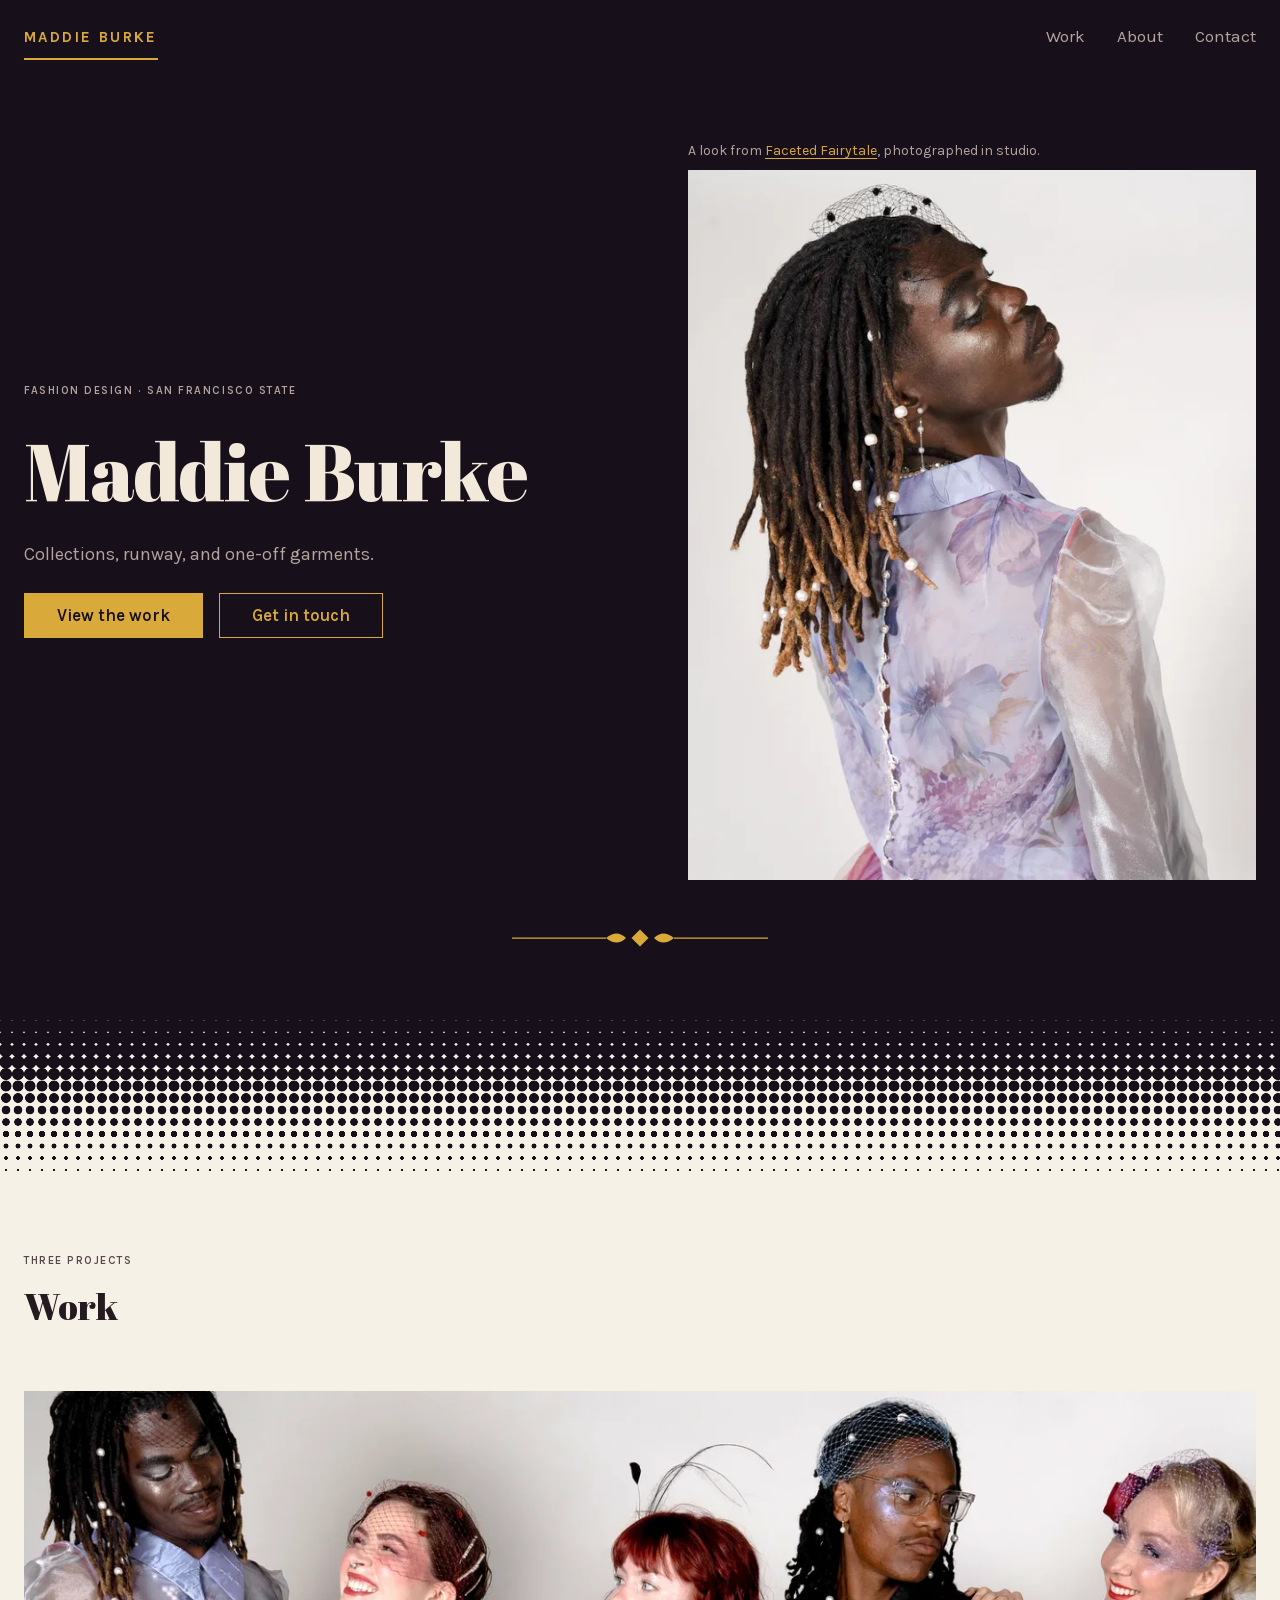
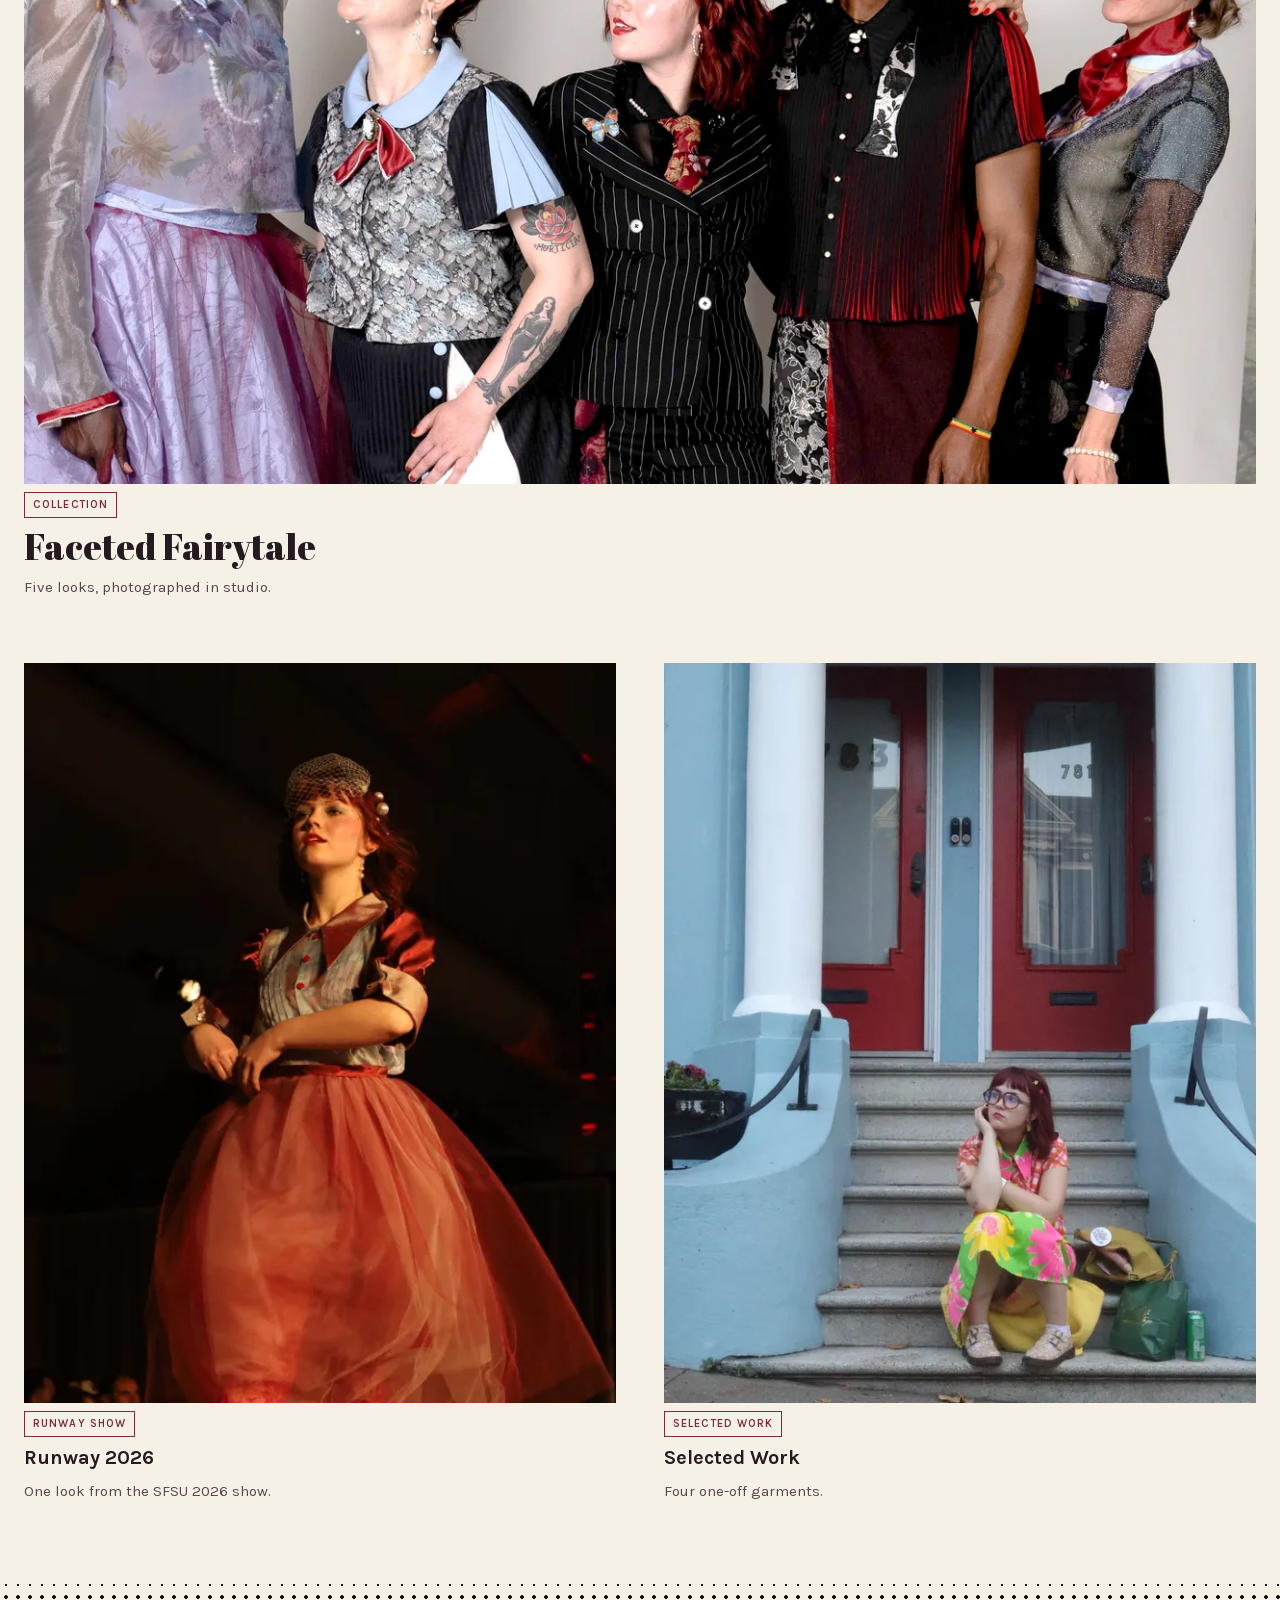
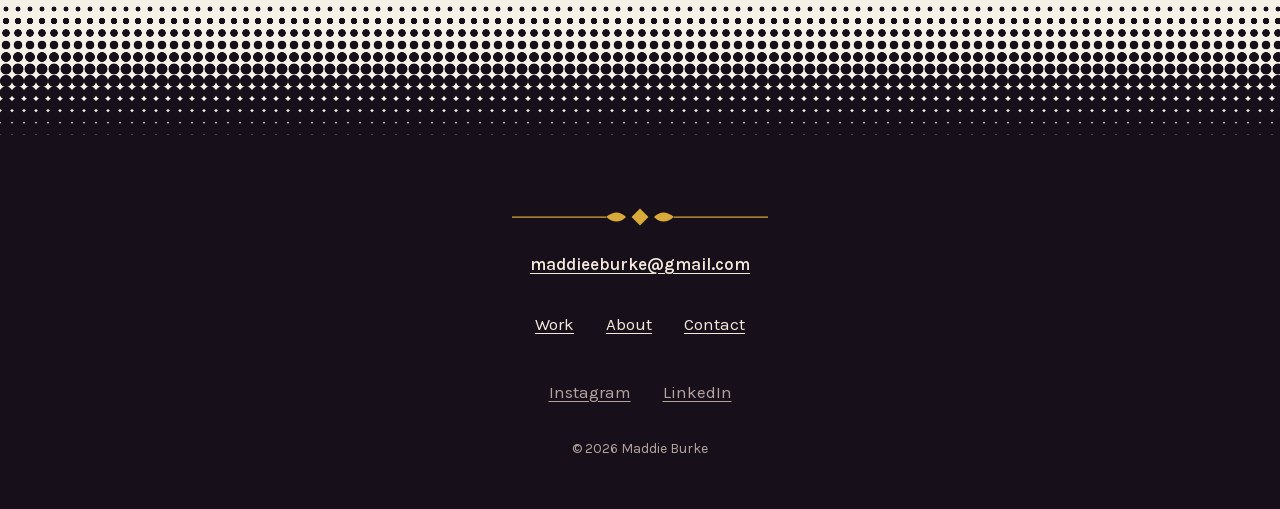
<file: index.html>
<!DOCTYPE html>
<html lang="en">
<head>
  <meta charset="UTF-8">
  <meta name="viewport" content="width=device-width, initial-scale=1">

  <title>Maddie Burke — Fashion Design</title>
  <meta name="description" content="Portfolio of Maddie Burke, fashion designer: collections, patternmaking, and couture draping.">

  <!-- Runs before render so the nav never flashes open then collapses. It also
       means the mobile toggle only appears once JS is confirmed working. -->
  <script>document.documentElement.classList.add('js');</script>

  <link rel="preload" href="/assets/fonts/abril-fatface.woff2" as="font" type="font/woff2" crossorigin>
  <link rel="stylesheet" href="/assets/css/style.css">
  <script src="/assets/js/main.js" defer></script>
</head>

<body class="page">

  <a class="skip-link" href="#main">Skip to main content</a>

  <nav class="nav zone-dark" aria-label="Main" data-nav data-open="false">
    <div class="container nav__inner">
      <a class="nav__mark" href="/index.html" aria-current="page">Maddie Burke</a>

      <button class="nav__toggle" type="button" aria-expanded="false" aria-controls="nav-menu">Menu</button>

      <ul class="nav__list" id="nav-menu" role="list">
        <li><a class="nav__link" href="/work.html">Work</a></li>
        <li><a class="nav__link" href="/about.html">About</a></li>
        <li><a class="nav__link" href="/contact.html">Contact</a></li>
      </ul>
    </div>
  </nav>

  <main id="main" class="page__main">

    <header class="zone-dark hero">
      <div class="container hero__inner">
        <div class="hero__text">
          <p class="eyebrow">Fashion design &middot; San Francisco State</p>
          <h1 class="t-display">Maddie Burke</h1>
          <p class="hero__lead">Collections, runway, and one-off garments.</p>
          <p class="hero__actions">
            <a class="btn" href="/work.html">View the work</a>
            <a class="btn btn--ghost" href="/contact.html">Get in touch</a>
          </p>
        </div>

        <figure class="hero__figure">
          <figcaption class="hero__credit">A look from <a href="/work/faceted-fairytale.html">Faceted Fairytale</a>, photographed in studio.</figcaption>
        <picture class="hero__image">
          <source type="image/webp" srcset="/assets/img/faceted-fairytale/hero-640.webp 640w, /assets/img/faceted-fairytale/hero-1280.webp 1280w, /assets/img/faceted-fairytale/hero-2000.webp 2000w" sizes="(min-width: 900px) 45vw, 100vw">
          <img src="/assets/img/faceted-fairytale/hero-1280.jpg" srcset="/assets/img/faceted-fairytale/hero-640.jpg 640w, /assets/img/faceted-fairytale/hero-1280.jpg 1280w, /assets/img/faceted-fairytale/hero-2000.jpg 2000w" sizes="(min-width: 900px) 45vw, 100vw"
               width="4000" height="5000" fetchpriority="high" decoding="async"
               alt="Model in a sheer lilac organza blouse over a pink tulle skirt, head tilted back, from the Faceted Fairytale collection.">
        </picture>
        </figure>
      </div>

      <svg class="ornament" viewBox="0 0 260 20" width="260" height="20" aria-hidden="true" focusable="false">
        <path d="M2 10H96" />
        <path d="M164 10H258" />
        <path class="ornament__solid" d="M96 10q11-9 20 0q-9 9-20 0z" />
        <path class="ornament__solid" d="M164 10q-11-9-20 0q9 9 20 0z" />
        <path class="ornament__solid" d="M130 1.5l8.5 8.5l-8.5 8.5l-8.5-8.5z" />
        <path d="M124 10h2M134 10h2" />
      </svg>
    </header>

    <div class="container page__body page__body--start">

      <section class="about__section">
        <p class="eyebrow">Three projects</p>
        <h2>Work</h2>
      </section>

      <a class="card card--feature" href="/work/faceted-fairytale.html">
        <picture>
          <source type="image/webp" srcset="/assets/img/faceted-fairytale/card-640.webp 640w, /assets/img/faceted-fairytale/card-1280.webp 1280w, /assets/img/faceted-fairytale/card-2000.webp 2000w" sizes="(min-width: 1400px) 1320px, 100vw">
          <img src="/assets/img/faceted-fairytale/card-1280.jpg" srcset="/assets/img/faceted-fairytale/card-640.jpg 640w, /assets/img/faceted-fairytale/card-1280.jpg 1280w, /assets/img/faceted-fairytale/card-2000.jpg 2000w" sizes="(min-width: 1400px) 1320px, 100vw"
               width="3671" height="2065" loading="lazy" decoding="async"
               alt="Five models wearing the Faceted Fairytale collection together on a white studio backdrop.">
        </picture>
        <span class="card__cat">Collection</span>
        <span class="card__title">Faceted Fairytale</span>
        <span class="card__desc">Five looks, photographed in studio.</span>
      </a>

      <div class="card-grid">
        <a class="card" href="/work/runway-2026.html">
          <picture>
          <source type="image/webp" srcset="/assets/img/runway-2026/card-532.webp 532w" sizes="(min-width: 600px) 50vw, 100vw">
          <img src="/assets/img/runway-2026/card-532.jpg" srcset="/assets/img/runway-2026/card-532.jpg 532w" sizes="(min-width: 600px) 50vw, 100vw"
               width="532" height="665" loading="lazy" decoding="async"
               alt="Peach organza peplum dress over coral satin sleeves and red lace tights, on the runway.">
        </picture>
          <span class="card__cat">Runway show</span>
          <span class="card__title">Runway 2026</span>
          <span class="card__desc">One look from the SFSU 2026 show.</span>
        </a>

        <a class="card" href="/work/selected.html">
          <picture>
          <source type="image/webp" srcset="/assets/img/selected/card-640.webp 640w, /assets/img/selected/card-1080.webp 1080w" sizes="(min-width: 600px) 50vw, 100vw">
          <img src="/assets/img/selected/card-1080.jpg" srcset="/assets/img/selected/card-640.jpg 640w, /assets/img/selected/card-1080.jpg 1080w" sizes="(min-width: 600px) 50vw, 100vw"
               width="1080" height="1350" loading="lazy" decoding="async"
               alt="Green and pink floral two-piece set, worn seated on blue-painted front steps.">
        </picture>
          <span class="card__cat">Selected work</span>
          <span class="card__title">Selected Work</span>
          <span class="card__desc">Four one-off garments.</span>
        </a>
      </div>

    </div>

  </main>

  <footer class="footer zone-dark">
    <div class="container footer__inner">
      <svg class="ornament" viewBox="0 0 260 20" width="260" height="20" aria-hidden="true" focusable="false">
        <path d="M2 10H96" />
        <path d="M164 10H258" />
        <path class="ornament__solid" d="M96 10q11-9 20 0q-9 9-20 0z" />
        <path class="ornament__solid" d="M164 10q-11-9-20 0q9 9 20 0z" />
        <path class="ornament__solid" d="M130 1.5l8.5 8.5l-8.5 8.5l-8.5-8.5z" />
        <path d="M124 10h2M134 10h2" />
      </svg>
      <p class="footer__email"><a href="mailto:maddieeburke@gmail.com">maddieeburke@gmail.com</a></p>

      <ul class="footer__links" role="list">
        <li><a href="/work.html">Work</a></li>
        <li><a href="/about.html">About</a></li>
        <li><a href="/contact.html">Contact</a></li>
      </ul>
      <ul class="footer__social" role="list">
        <li><a href="https://www.instagram.com/the.maddie.hatter_/" rel="noopener noreferrer">Instagram</a></li>
        <li><a href="https://www.linkedin.com/in/maddie-burke-b0a78440a/" rel="noopener noreferrer">LinkedIn</a></li>
      </ul>

      <p class="footer__meta">&copy; 2026 Maddie Burke</p>
    </div>
  </footer>

</body>
</html>
</file>
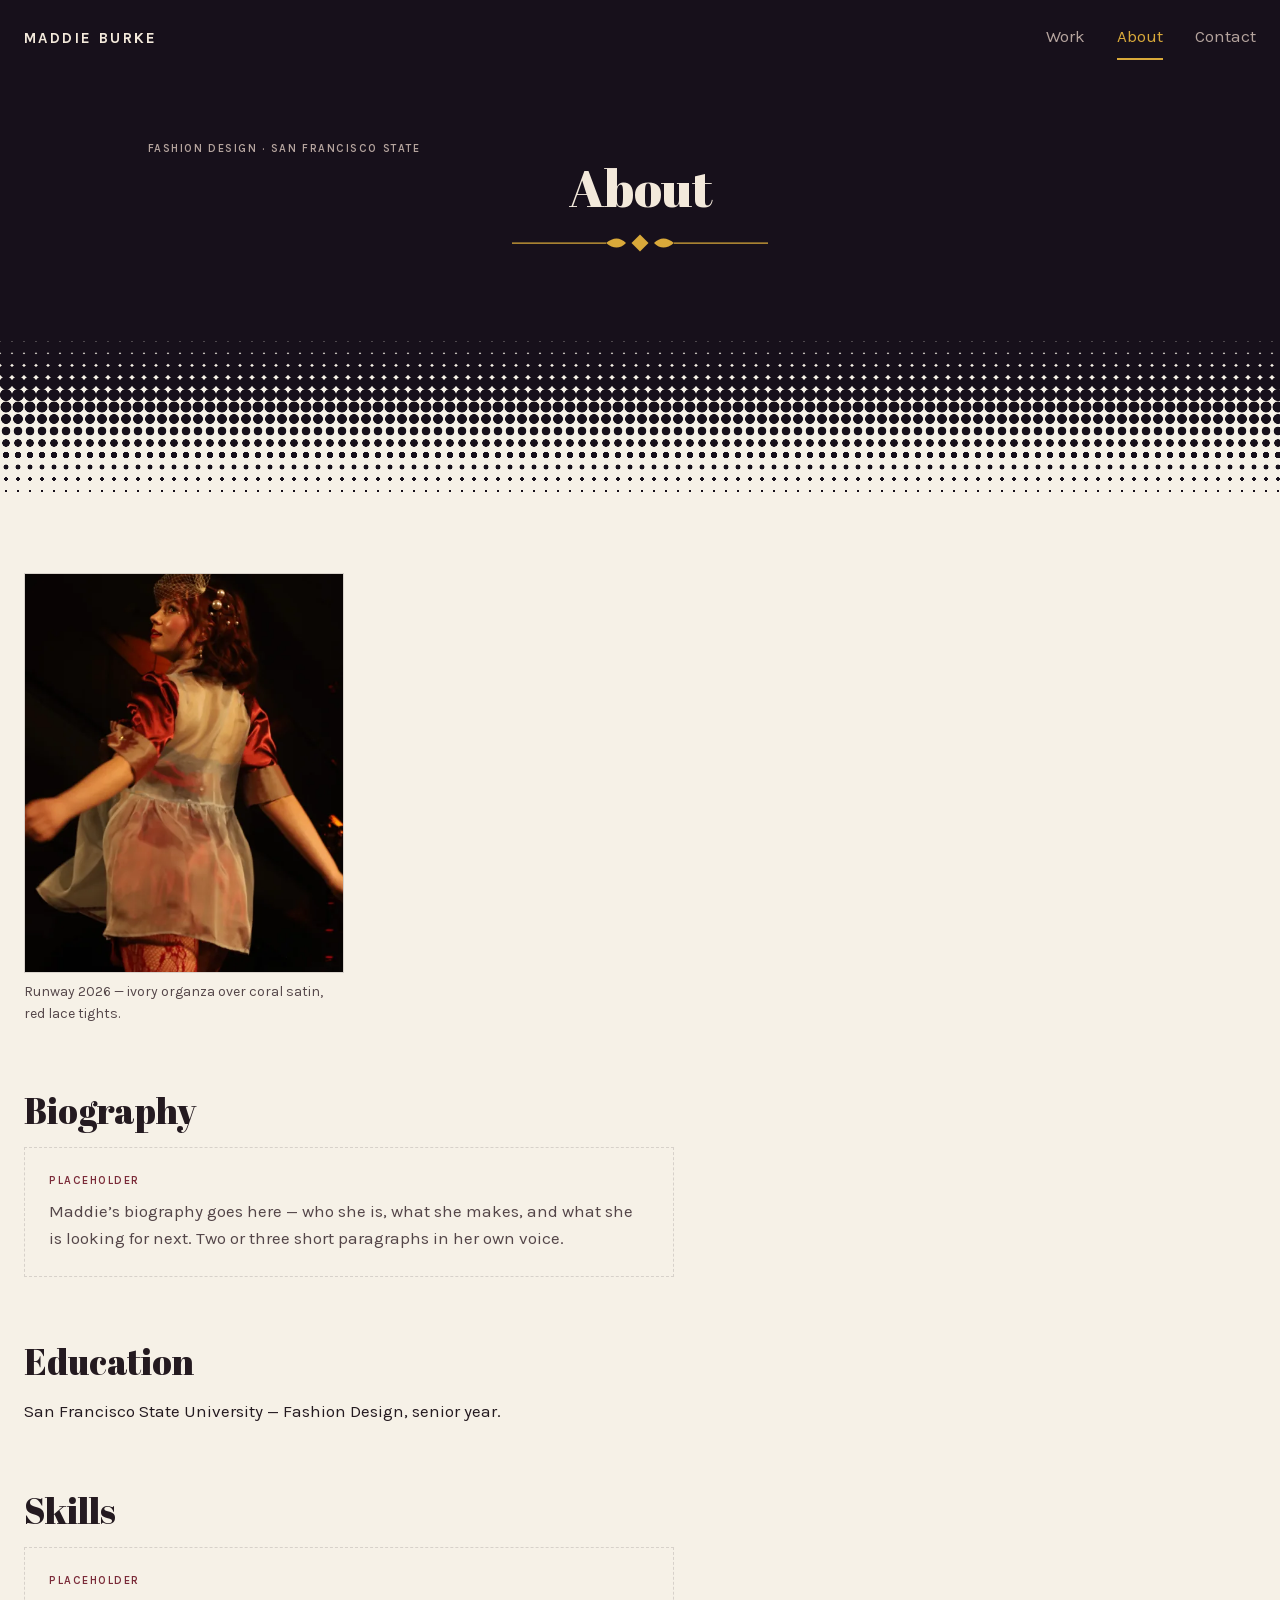
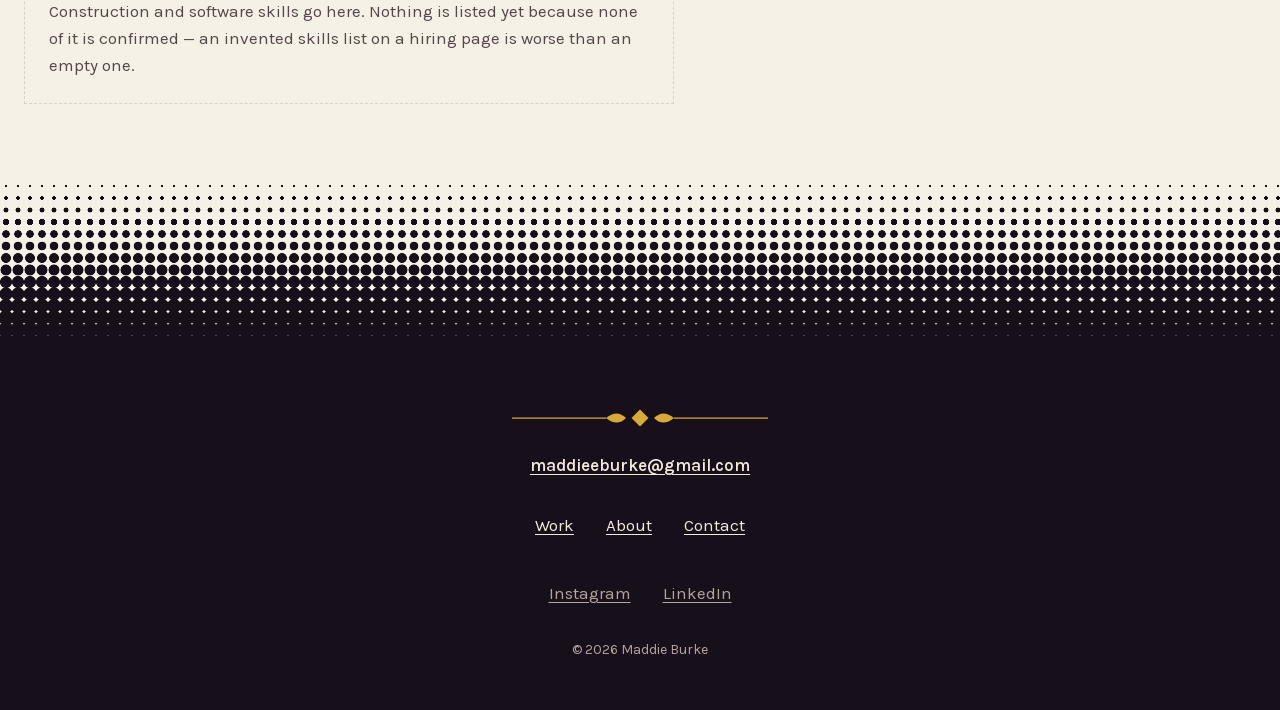
<file: about.html>
<!DOCTYPE html>
<html lang="en">
<head>
  <meta charset="UTF-8">
  <meta name="viewport" content="width=device-width, initial-scale=1">

  <title>About — Maddie Burke</title>
  <meta name="description" content="About Maddie Burke, fashion design senior at San Francisco State.">

  <!-- Runs before render so the nav never flashes open then collapses. It also
       means the mobile toggle only appears once JS is confirmed working. -->
  <script>document.documentElement.classList.add('js');</script>

  <link rel="preload" href="/assets/fonts/abril-fatface.woff2" as="font" type="font/woff2" crossorigin>
  <link rel="stylesheet" href="/assets/css/style.css">
  <script src="/assets/js/main.js" defer></script>
</head>

<body class="page">

  <a class="skip-link" href="#main">Skip to main content</a>

  <nav class="nav zone-dark" aria-label="Main" data-nav data-open="false">
    <div class="container nav__inner">
      <a class="nav__mark" href="/index.html">Maddie Burke</a>

      <button class="nav__toggle" type="button" aria-expanded="false" aria-controls="nav-menu">Menu</button>

      <ul class="nav__list" id="nav-menu" role="list">
        <li><a class="nav__link" href="/work.html">Work</a></li>
        <li><a class="nav__link" href="/about.html" aria-current="page">About</a></li>
        <li><a class="nav__link" href="/contact.html">Contact</a></li>
      </ul>
    </div>
  </nav>

  <main id="main" class="page__main">

    <header class="zone-dark page__head">
      <div class="container">
        <p class="eyebrow">Fashion design &middot; San Francisco State</p>
        <h1>About</h1>
      </div>
      <svg class="ornament" viewBox="0 0 260 20" width="260" height="20" aria-hidden="true" focusable="false">
        <path d="M2 10H96" />
        <path d="M164 10H258" />
        <path class="ornament__solid" d="M96 10q11-9 20 0q-9 9-20 0z" />
        <path class="ornament__solid" d="M164 10q-11-9-20 0q9 9 20 0z" />
        <path class="ornament__solid" d="M130 1.5l8.5 8.5l-8.5 8.5l-8.5-8.5z" />
        <path d="M124 10h2M134 10h2" />
      </svg>
    </header>

    <div class="container page__body page__body--start">
      <figure class="portrait">
        <picture>
          <source srcset="/assets/img/about/maddie-portrait-532.webp" type="image/webp">
          <img src="/assets/img/about/maddie-portrait-532.jpg"
               width="532" height="665" loading="lazy" decoding="async"
               alt="Runway look: sheer ivory organza peplum over coral satin puff sleeves, worn with red lace tights and a birdcage veil pinned with pearls.">
        </picture>
        <figcaption class="caption">Runway 2026 &mdash; ivory organza over coral satin, red lace tights.</figcaption>
      </figure>

      <section class="about__section">
        <h2>Biography</h2>
        <p class="placeholder">Maddie&rsquo;s biography goes here &mdash; who she is, what she makes, and what she is looking for next. Two or three short paragraphs in her own voice.</p>
      </section>

      <section class="about__section">
        <h2>Education</h2>
        <p>San Francisco State University &mdash; Fashion Design, senior year.</p>
      </section>

      <section class="about__section">
        <h2>Skills</h2>
        <p class="placeholder">Construction and software skills go here. Nothing is listed yet because none of it is confirmed &mdash; an invented skills list on a hiring page is worse than an empty one.</p>
      </section>
    </div>

  </main>

  <footer class="footer zone-dark">
    <div class="container footer__inner">
      <svg class="ornament" viewBox="0 0 260 20" width="260" height="20" aria-hidden="true" focusable="false">
        <path d="M2 10H96" />
        <path d="M164 10H258" />
        <path class="ornament__solid" d="M96 10q11-9 20 0q-9 9-20 0z" />
        <path class="ornament__solid" d="M164 10q-11-9-20 0q9 9 20 0z" />
        <path class="ornament__solid" d="M130 1.5l8.5 8.5l-8.5 8.5l-8.5-8.5z" />
        <path d="M124 10h2M134 10h2" />
      </svg>
      <p class="footer__email"><a href="mailto:maddieeburke@gmail.com">maddieeburke@gmail.com</a></p>

      <ul class="footer__links" role="list">
        <li><a href="/work.html">Work</a></li>
        <li><a href="/about.html">About</a></li>
        <li><a href="/contact.html">Contact</a></li>
      </ul>
      <ul class="footer__social" role="list">
        <li><a href="https://www.instagram.com/the.maddie.hatter_/" rel="noopener noreferrer">Instagram</a></li>
        <li><a href="https://www.linkedin.com/in/maddie-burke-b0a78440a/" rel="noopener noreferrer">LinkedIn</a></li>
      </ul>

      <p class="footer__meta">&copy; 2026 Maddie Burke</p>
    </div>
  </footer>

</body>
</html>
</file>
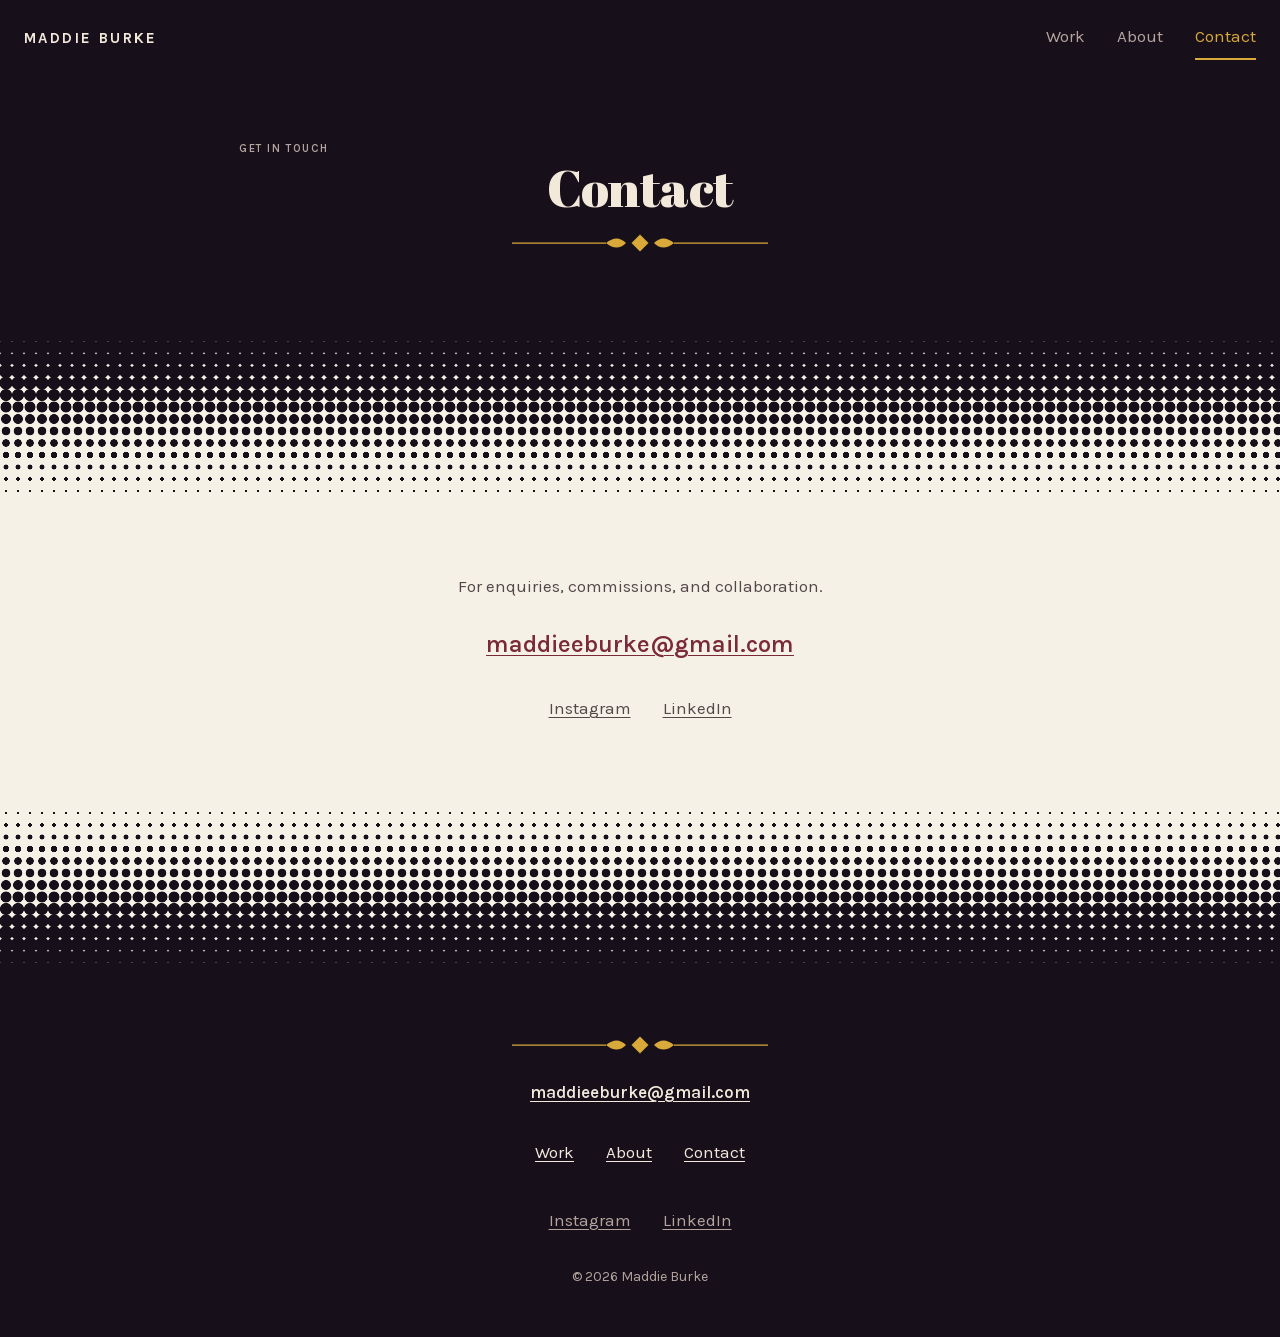
<file: contact.html>
<!DOCTYPE html>
<html lang="en">
<head>
  <meta charset="UTF-8">
  <meta name="viewport" content="width=device-width, initial-scale=1">

  <title>Contact — Maddie Burke</title>
  <meta name="description" content="Get in touch with fashion designer Maddie Burke.">

  <!-- Runs before render so the nav never flashes open then collapses. It also
       means the mobile toggle only appears once JS is confirmed working. -->
  <script>document.documentElement.classList.add('js');</script>

  <link rel="preload" href="/assets/fonts/abril-fatface.woff2" as="font" type="font/woff2" crossorigin>
  <link rel="stylesheet" href="/assets/css/style.css">
  <script src="/assets/js/main.js" defer></script>
</head>

<body class="page">

  <a class="skip-link" href="#main">Skip to main content</a>

  <nav class="nav zone-dark" aria-label="Main" data-nav data-open="false">
    <div class="container nav__inner">
      <a class="nav__mark" href="/index.html">Maddie Burke</a>

      <button class="nav__toggle" type="button" aria-expanded="false" aria-controls="nav-menu">Menu</button>

      <ul class="nav__list" id="nav-menu" role="list">
        <li><a class="nav__link" href="/work.html">Work</a></li>
        <li><a class="nav__link" href="/about.html">About</a></li>
        <li><a class="nav__link" href="/contact.html" aria-current="page">Contact</a></li>
      </ul>
    </div>
  </nav>

  <main id="main" class="page__main">

    <header class="zone-dark page__head">
      <div class="container">
        <p class="eyebrow">Get in touch</p>
        <h1>Contact</h1>
      </div>
      <svg class="ornament" viewBox="0 0 260 20" width="260" height="20" aria-hidden="true" focusable="false">
        <path d="M2 10H96" />
        <path d="M164 10H258" />
        <path class="ornament__solid" d="M96 10q11-9 20 0q-9 9-20 0z" />
        <path class="ornament__solid" d="M164 10q-11-9-20 0q9 9 20 0z" />
        <path class="ornament__solid" d="M130 1.5l8.5 8.5l-8.5 8.5l-8.5-8.5z" />
        <path d="M124 10h2M134 10h2" />
      </svg>
    </header>

    <div class="container page__body">
      <p class="contact__lead">For enquiries, commissions, and collaboration.</p>
      <p class="contact__email"><a href="mailto:maddieeburke@gmail.com">maddieeburke@gmail.com</a></p>
      <ul class="footer__social" role="list">
        <li><a href="https://www.instagram.com/the.maddie.hatter_/" rel="noopener noreferrer">Instagram</a></li>
        <li><a href="https://www.linkedin.com/in/maddie-burke-b0a78440a/" rel="noopener noreferrer">LinkedIn</a></li>
      </ul>
    </div>

  </main>

  <footer class="footer zone-dark">
    <div class="container footer__inner">
      <svg class="ornament" viewBox="0 0 260 20" width="260" height="20" aria-hidden="true" focusable="false">
        <path d="M2 10H96" />
        <path d="M164 10H258" />
        <path class="ornament__solid" d="M96 10q11-9 20 0q-9 9-20 0z" />
        <path class="ornament__solid" d="M164 10q-11-9-20 0q9 9 20 0z" />
        <path class="ornament__solid" d="M130 1.5l8.5 8.5l-8.5 8.5l-8.5-8.5z" />
        <path d="M124 10h2M134 10h2" />
      </svg>
      <p class="footer__email"><a href="mailto:maddieeburke@gmail.com">maddieeburke@gmail.com</a></p>

      <ul class="footer__links" role="list">
        <li><a href="/work.html">Work</a></li>
        <li><a href="/about.html">About</a></li>
        <li><a href="/contact.html">Contact</a></li>
      </ul>
      <ul class="footer__social" role="list">
        <li><a href="https://www.instagram.com/the.maddie.hatter_/" rel="noopener noreferrer">Instagram</a></li>
        <li><a href="https://www.linkedin.com/in/maddie-burke-b0a78440a/" rel="noopener noreferrer">LinkedIn</a></li>
      </ul>

      <p class="footer__meta">&copy; 2026 Maddie Burke</p>
    </div>
  </footer>

</body>
</html>
</file>
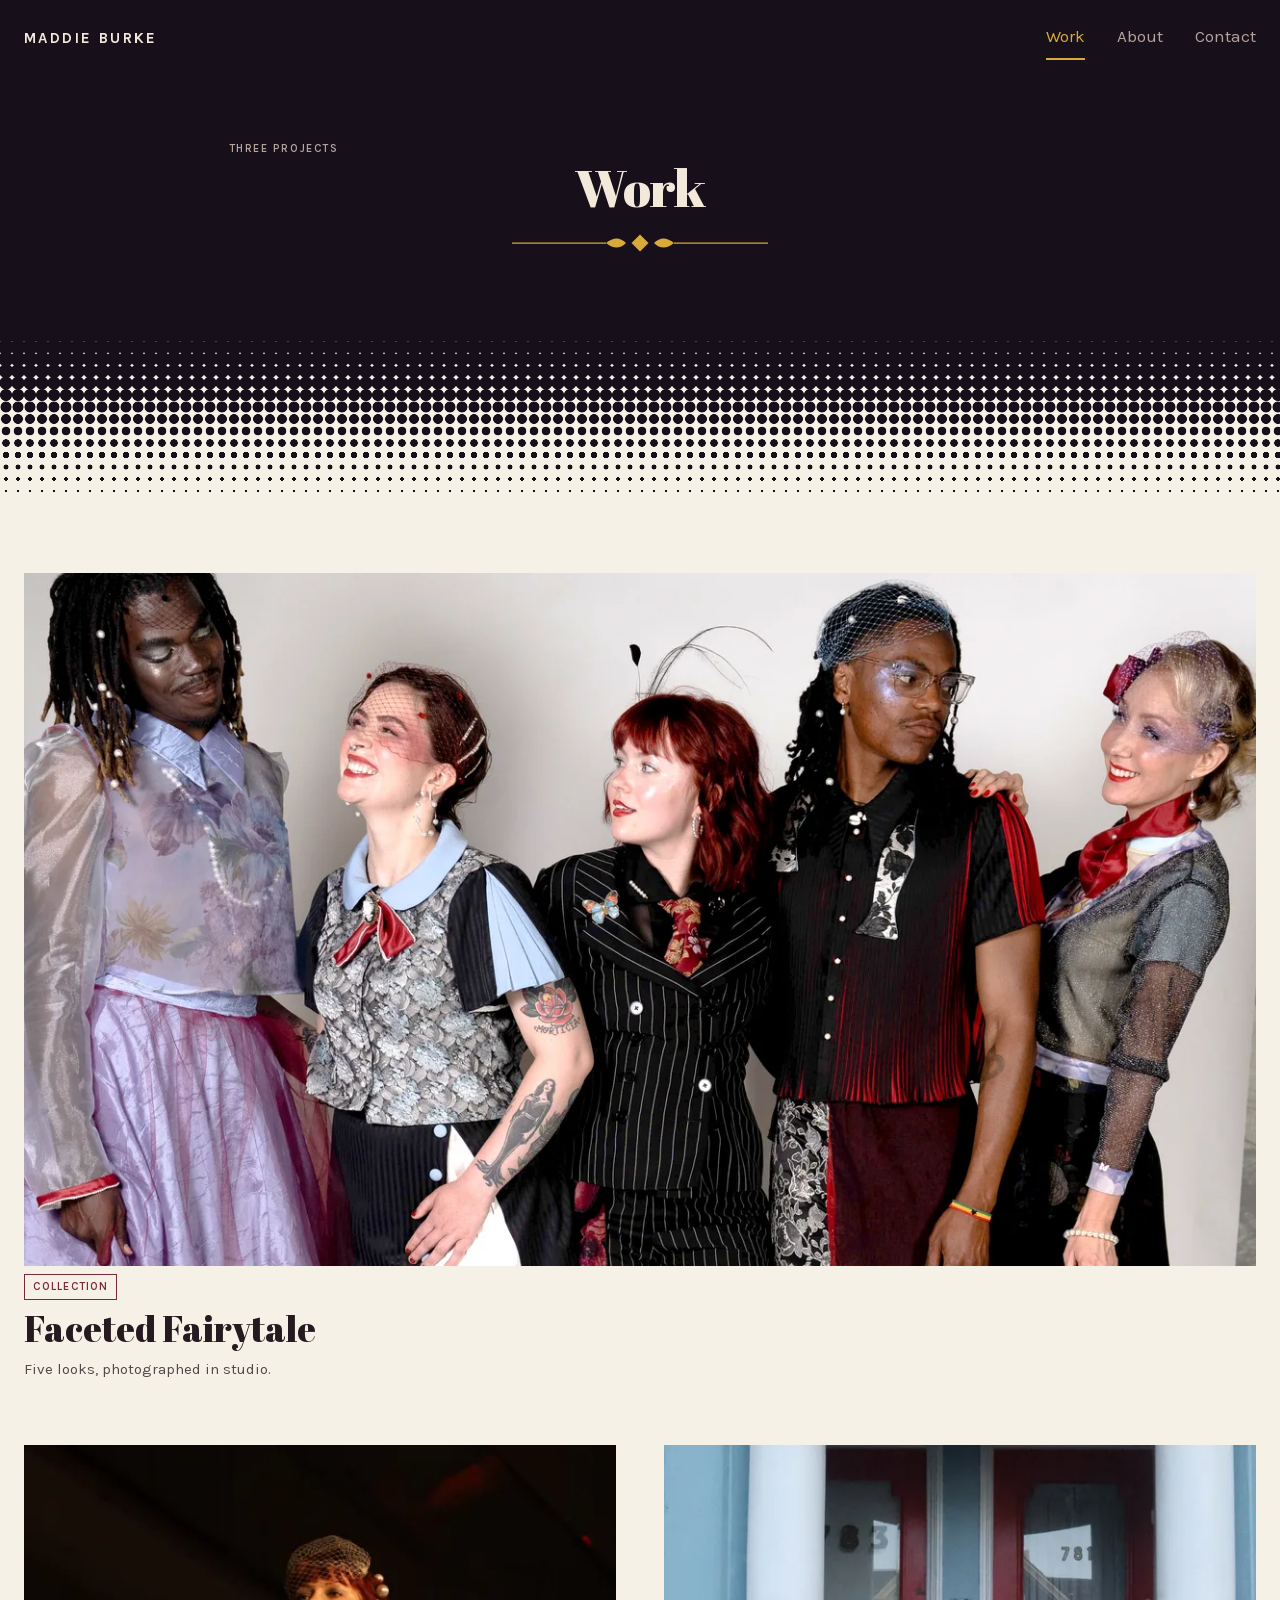
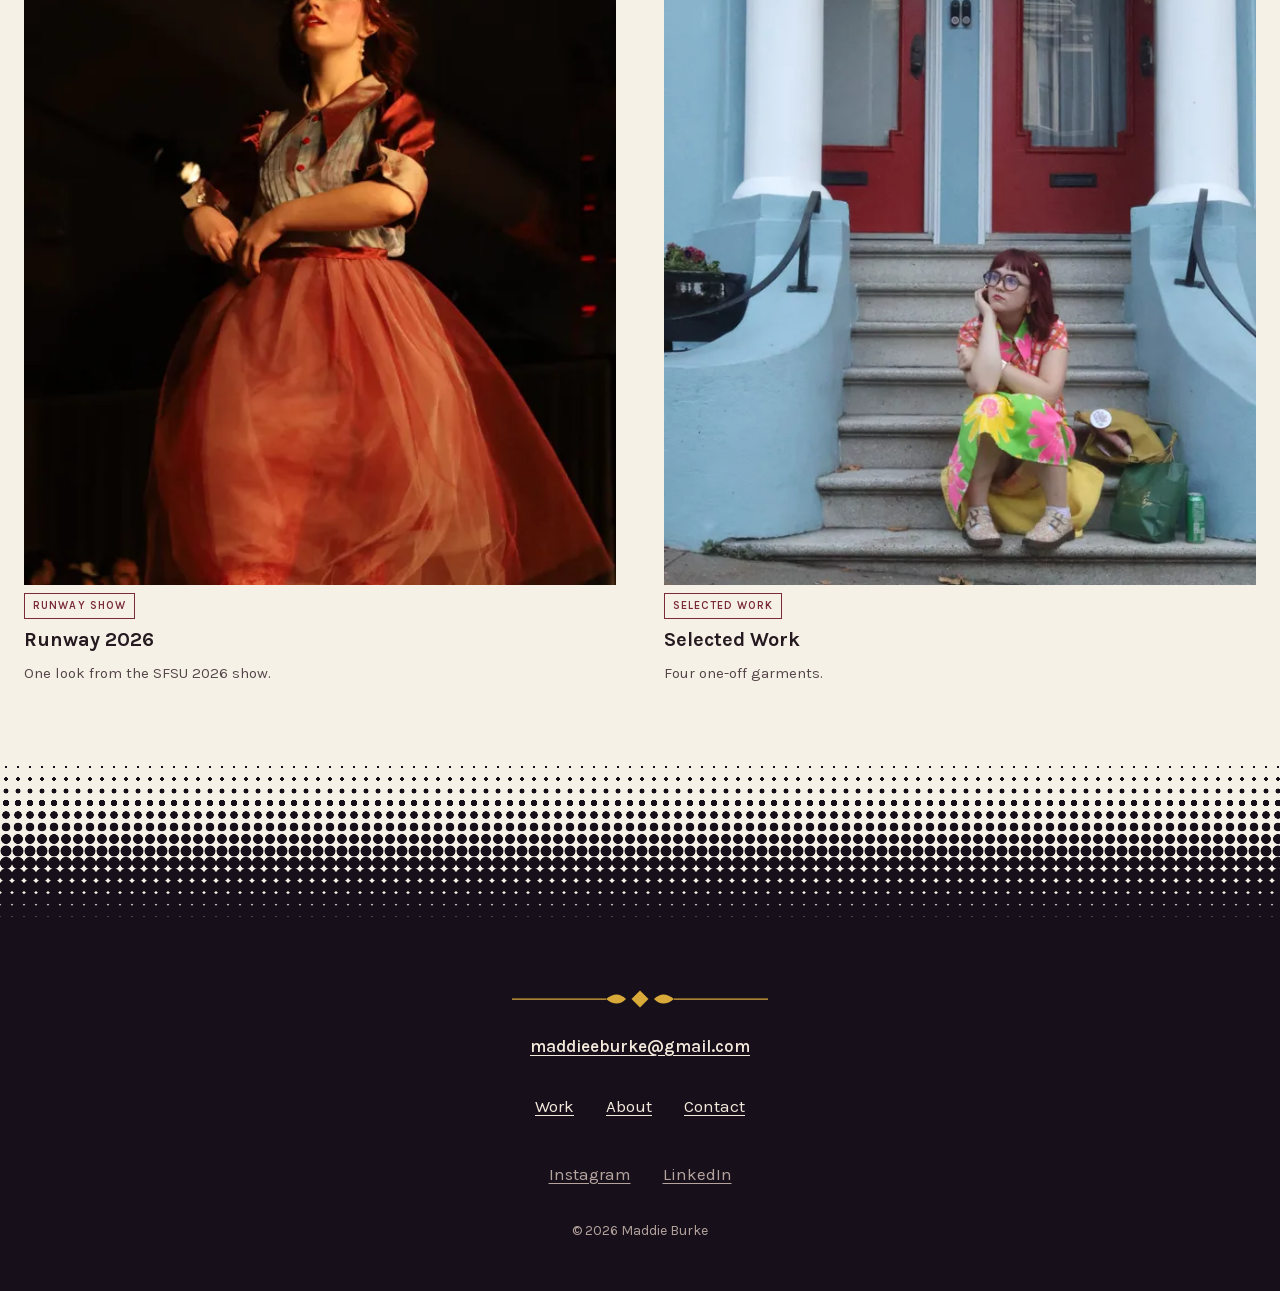
<file: work.html>
<!DOCTYPE html>
<html lang="en">
<head>
  <meta charset="UTF-8">
  <meta name="viewport" content="width=device-width, initial-scale=1">

  <title>Work — Maddie Burke</title>
  <meta name="description" content="Collections and selected garments by fashion designer Maddie Burke.">

  <!-- Runs before render so the nav never flashes open then collapses. It also
       means the mobile toggle only appears once JS is confirmed working. -->
  <script>document.documentElement.classList.add('js');</script>

  <link rel="preload" href="/assets/fonts/abril-fatface.woff2" as="font" type="font/woff2" crossorigin>
  <link rel="stylesheet" href="/assets/css/style.css">
  <script src="/assets/js/main.js" defer></script>
</head>

<body class="page">

  <a class="skip-link" href="#main">Skip to main content</a>

  <nav class="nav zone-dark" aria-label="Main" data-nav data-open="false">
    <div class="container nav__inner">
      <a class="nav__mark" href="/index.html">Maddie Burke</a>

      <button class="nav__toggle" type="button" aria-expanded="false" aria-controls="nav-menu">Menu</button>

      <ul class="nav__list" id="nav-menu" role="list">
        <li><a class="nav__link" href="/work.html" aria-current="page">Work</a></li>
        <li><a class="nav__link" href="/about.html">About</a></li>
        <li><a class="nav__link" href="/contact.html">Contact</a></li>
      </ul>
    </div>
  </nav>

  <main id="main" class="page__main">

    <header class="zone-dark page__head">
      <div class="container">
        <p class="eyebrow">Three projects</p>
        <h1>Work</h1>
      </div>
      <svg class="ornament" viewBox="0 0 260 20" width="260" height="20" aria-hidden="true" focusable="false">
        <path d="M2 10H96" />
        <path d="M164 10H258" />
        <path class="ornament__solid" d="M96 10q11-9 20 0q-9 9-20 0z" />
        <path class="ornament__solid" d="M164 10q-11-9-20 0q9 9 20 0z" />
        <path class="ornament__solid" d="M130 1.5l8.5 8.5l-8.5 8.5l-8.5-8.5z" />
        <path d="M124 10h2M134 10h2" />
      </svg>
    </header>

    <div class="container page__body page__body--start">

      <a class="card card--feature" href="/work/faceted-fairytale.html">
        <picture>
          <source type="image/webp" srcset="/assets/img/faceted-fairytale/card-640.webp 640w, /assets/img/faceted-fairytale/card-1280.webp 1280w, /assets/img/faceted-fairytale/card-2000.webp 2000w" sizes="(min-width: 1400px) 1320px, 100vw">
          <img src="/assets/img/faceted-fairytale/card-1280.jpg" srcset="/assets/img/faceted-fairytale/card-640.jpg 640w, /assets/img/faceted-fairytale/card-1280.jpg 1280w, /assets/img/faceted-fairytale/card-2000.jpg 2000w" sizes="(min-width: 1400px) 1320px, 100vw"
               width="3671" height="2065" loading="lazy" decoding="async"
               alt="Five models wearing the Faceted Fairytale collection together on a white studio backdrop.">
        </picture>
        <span class="card__cat">Collection</span>
        <span class="card__title">Faceted Fairytale</span>
        <span class="card__desc">Five looks, photographed in studio.</span>
      </a>

      <div class="card-grid">
        <a class="card" href="/work/runway-2026.html">
          <picture>
          <source type="image/webp" srcset="/assets/img/runway-2026/card-532.webp 532w" sizes="(min-width: 600px) 50vw, 100vw">
          <img src="/assets/img/runway-2026/card-532.jpg" srcset="/assets/img/runway-2026/card-532.jpg 532w" sizes="(min-width: 600px) 50vw, 100vw"
               width="532" height="665" loading="lazy" decoding="async"
               alt="Peach organza peplum dress over coral satin sleeves and red lace tights, on the runway.">
        </picture>
          <span class="card__cat">Runway show</span>
          <span class="card__title">Runway 2026</span>
          <span class="card__desc">One look from the SFSU 2026 show.</span>
        </a>

        <a class="card" href="/work/selected.html">
          <picture>
          <source type="image/webp" srcset="/assets/img/selected/card-640.webp 640w, /assets/img/selected/card-1080.webp 1080w" sizes="(min-width: 600px) 50vw, 100vw">
          <img src="/assets/img/selected/card-1080.jpg" srcset="/assets/img/selected/card-640.jpg 640w, /assets/img/selected/card-1080.jpg 1080w" sizes="(min-width: 600px) 50vw, 100vw"
               width="1080" height="1350" loading="lazy" decoding="async"
               alt="Green and pink floral two-piece set, worn seated on blue-painted front steps.">
        </picture>
          <span class="card__cat">Selected work</span>
          <span class="card__title">Selected Work</span>
          <span class="card__desc">Four one-off garments.</span>
        </a>
      </div>

    </div>

  </main>

  <footer class="footer zone-dark">
    <div class="container footer__inner">
      <svg class="ornament" viewBox="0 0 260 20" width="260" height="20" aria-hidden="true" focusable="false">
        <path d="M2 10H96" />
        <path d="M164 10H258" />
        <path class="ornament__solid" d="M96 10q11-9 20 0q-9 9-20 0z" />
        <path class="ornament__solid" d="M164 10q-11-9-20 0q9 9 20 0z" />
        <path class="ornament__solid" d="M130 1.5l8.5 8.5l-8.5 8.5l-8.5-8.5z" />
        <path d="M124 10h2M134 10h2" />
      </svg>
      <p class="footer__email"><a href="mailto:maddieeburke@gmail.com">maddieeburke@gmail.com</a></p>

      <ul class="footer__links" role="list">
        <li><a href="/work.html">Work</a></li>
        <li><a href="/about.html">About</a></li>
        <li><a href="/contact.html">Contact</a></li>
      </ul>
      <ul class="footer__social" role="list">
        <li><a href="https://www.instagram.com/the.maddie.hatter_/" rel="noopener noreferrer">Instagram</a></li>
        <li><a href="https://www.linkedin.com/in/maddie-burke-b0a78440a/" rel="noopener noreferrer">LinkedIn</a></li>
      </ul>

      <p class="footer__meta">&copy; 2026 Maddie Burke</p>
    </div>
  </footer>

</body>
</html>
</file>
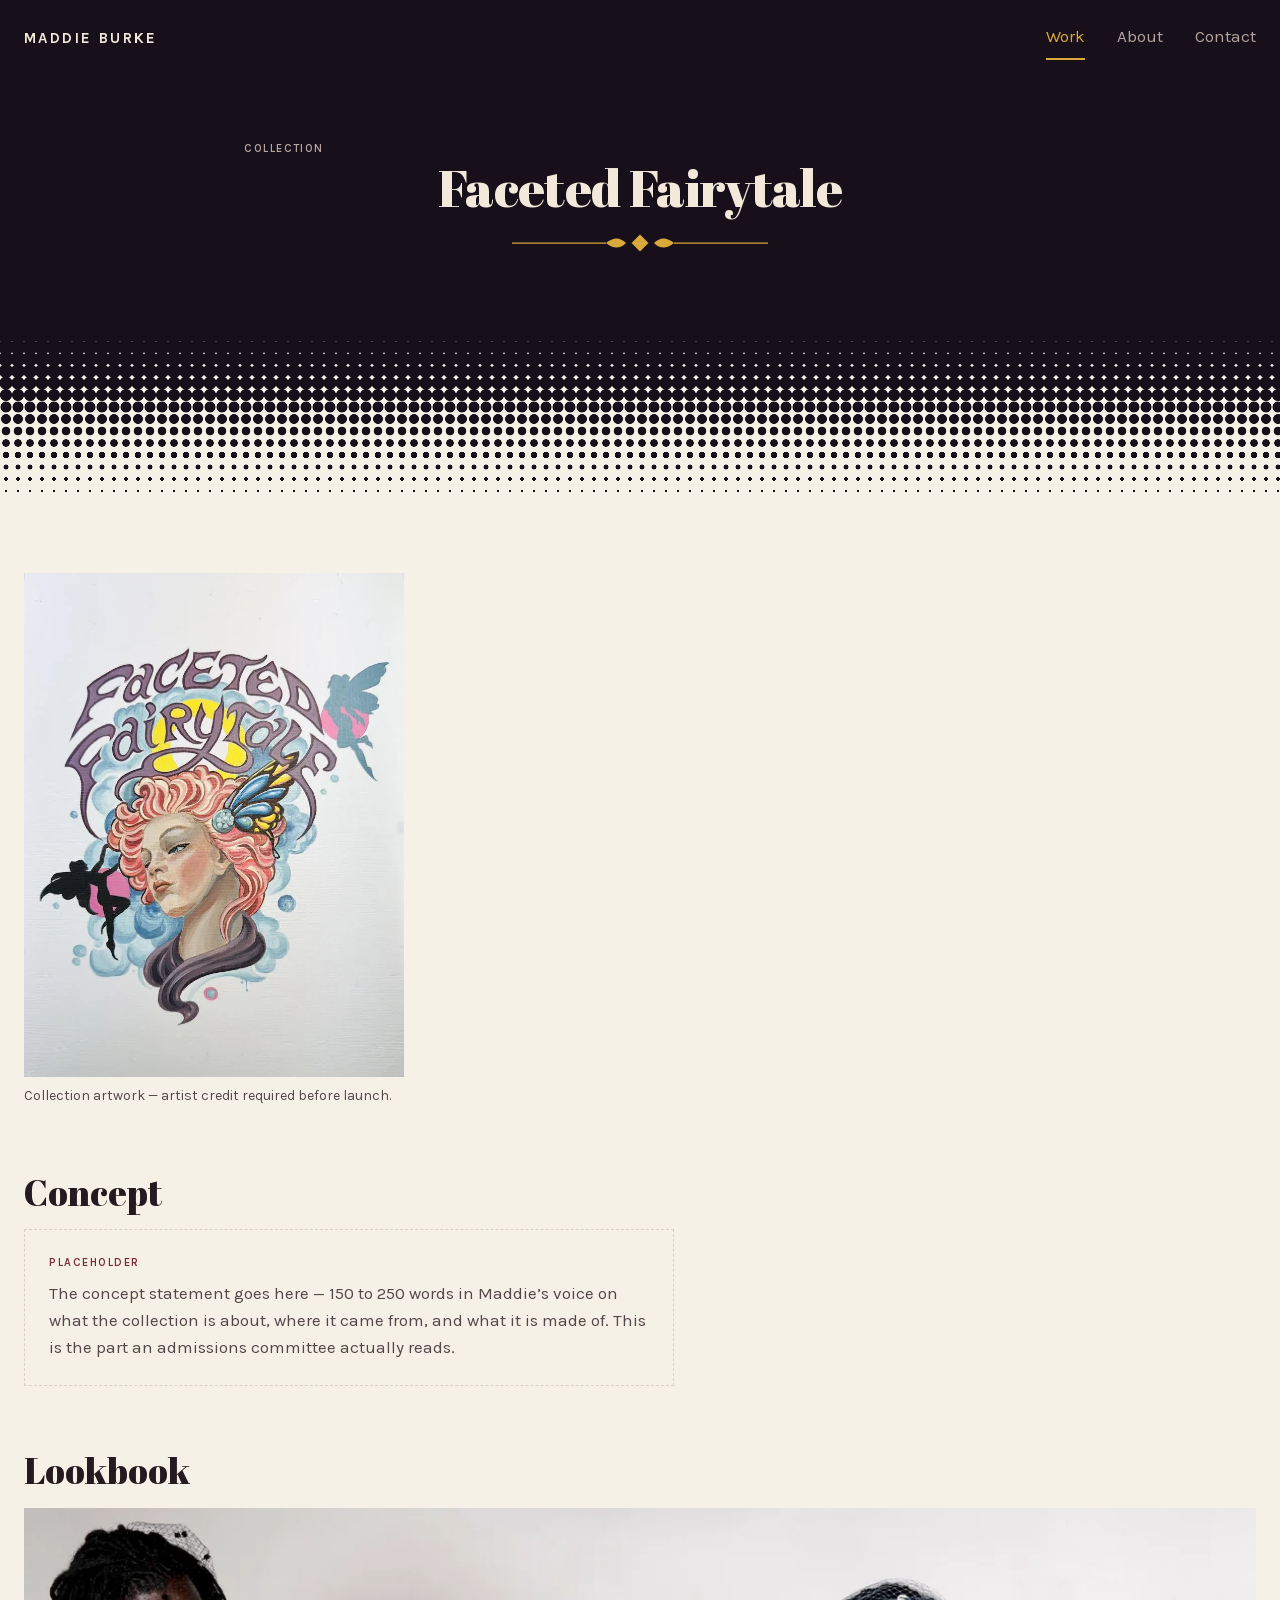
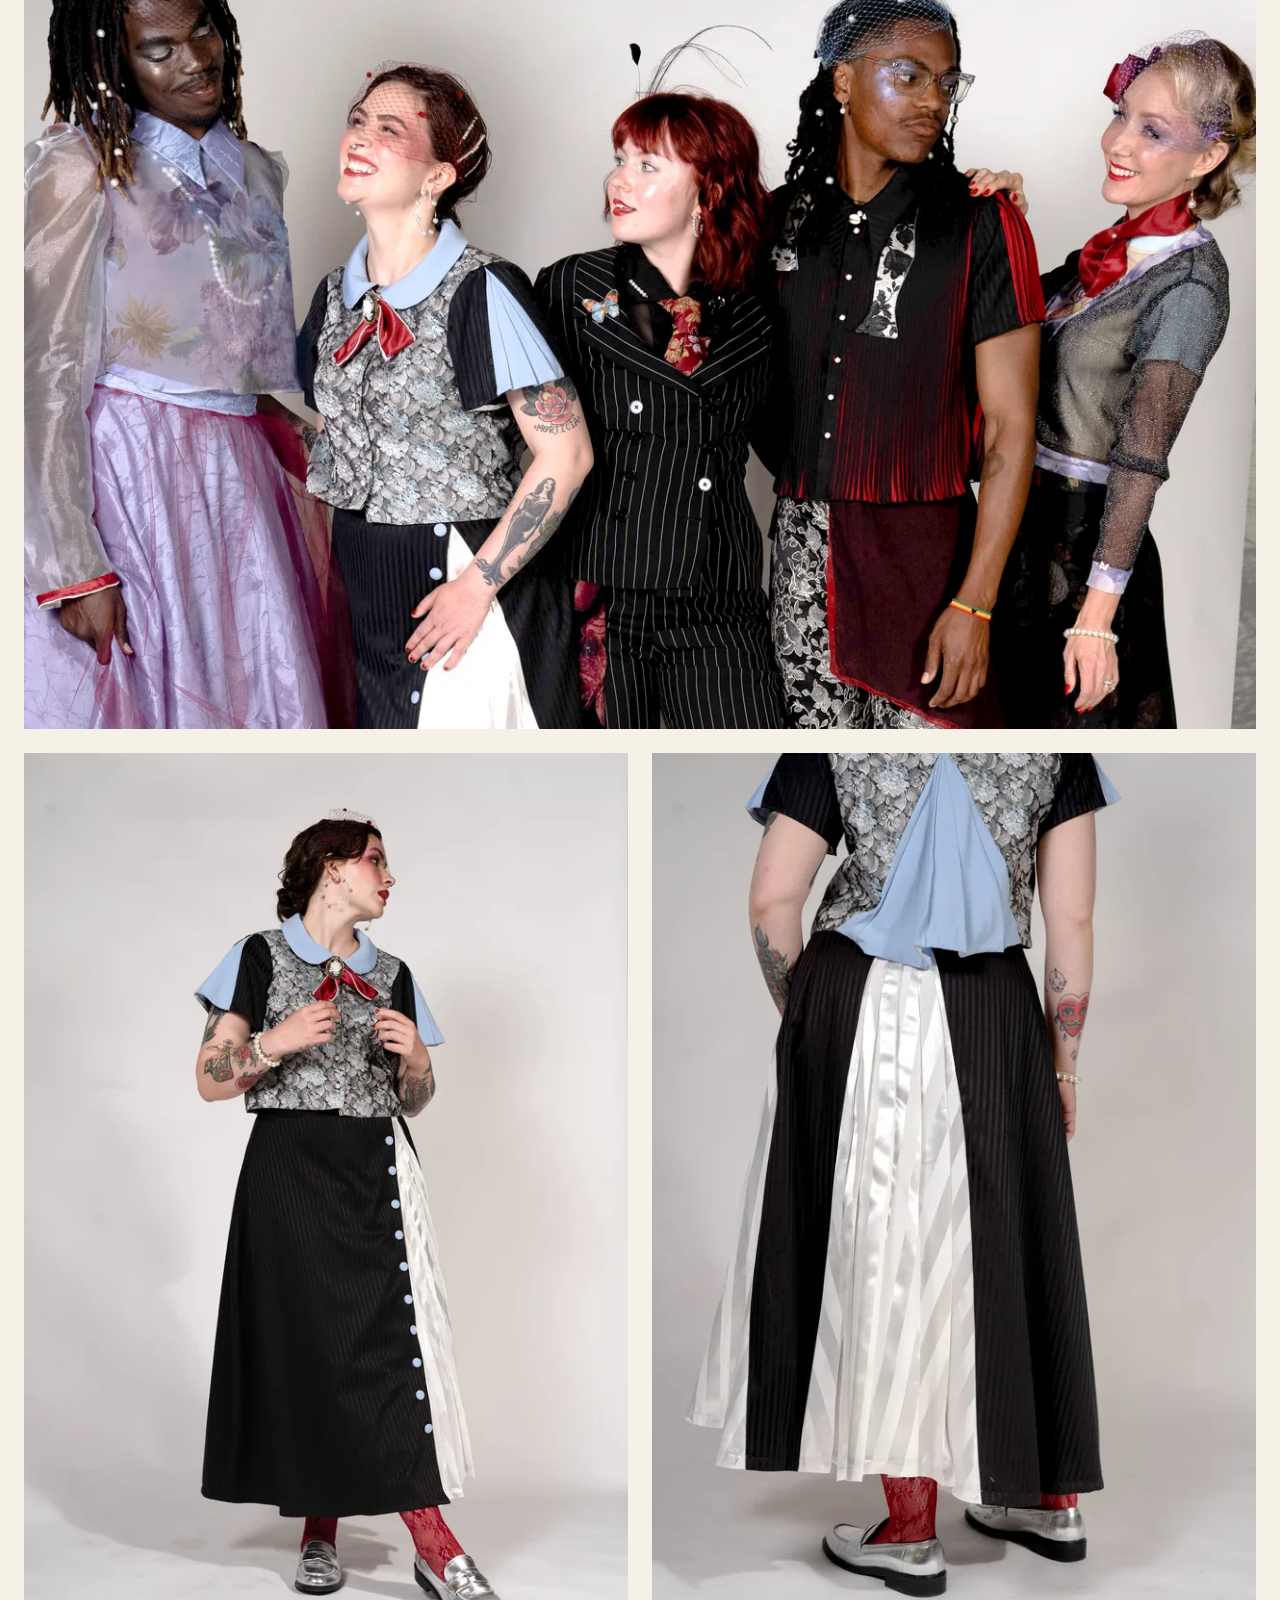
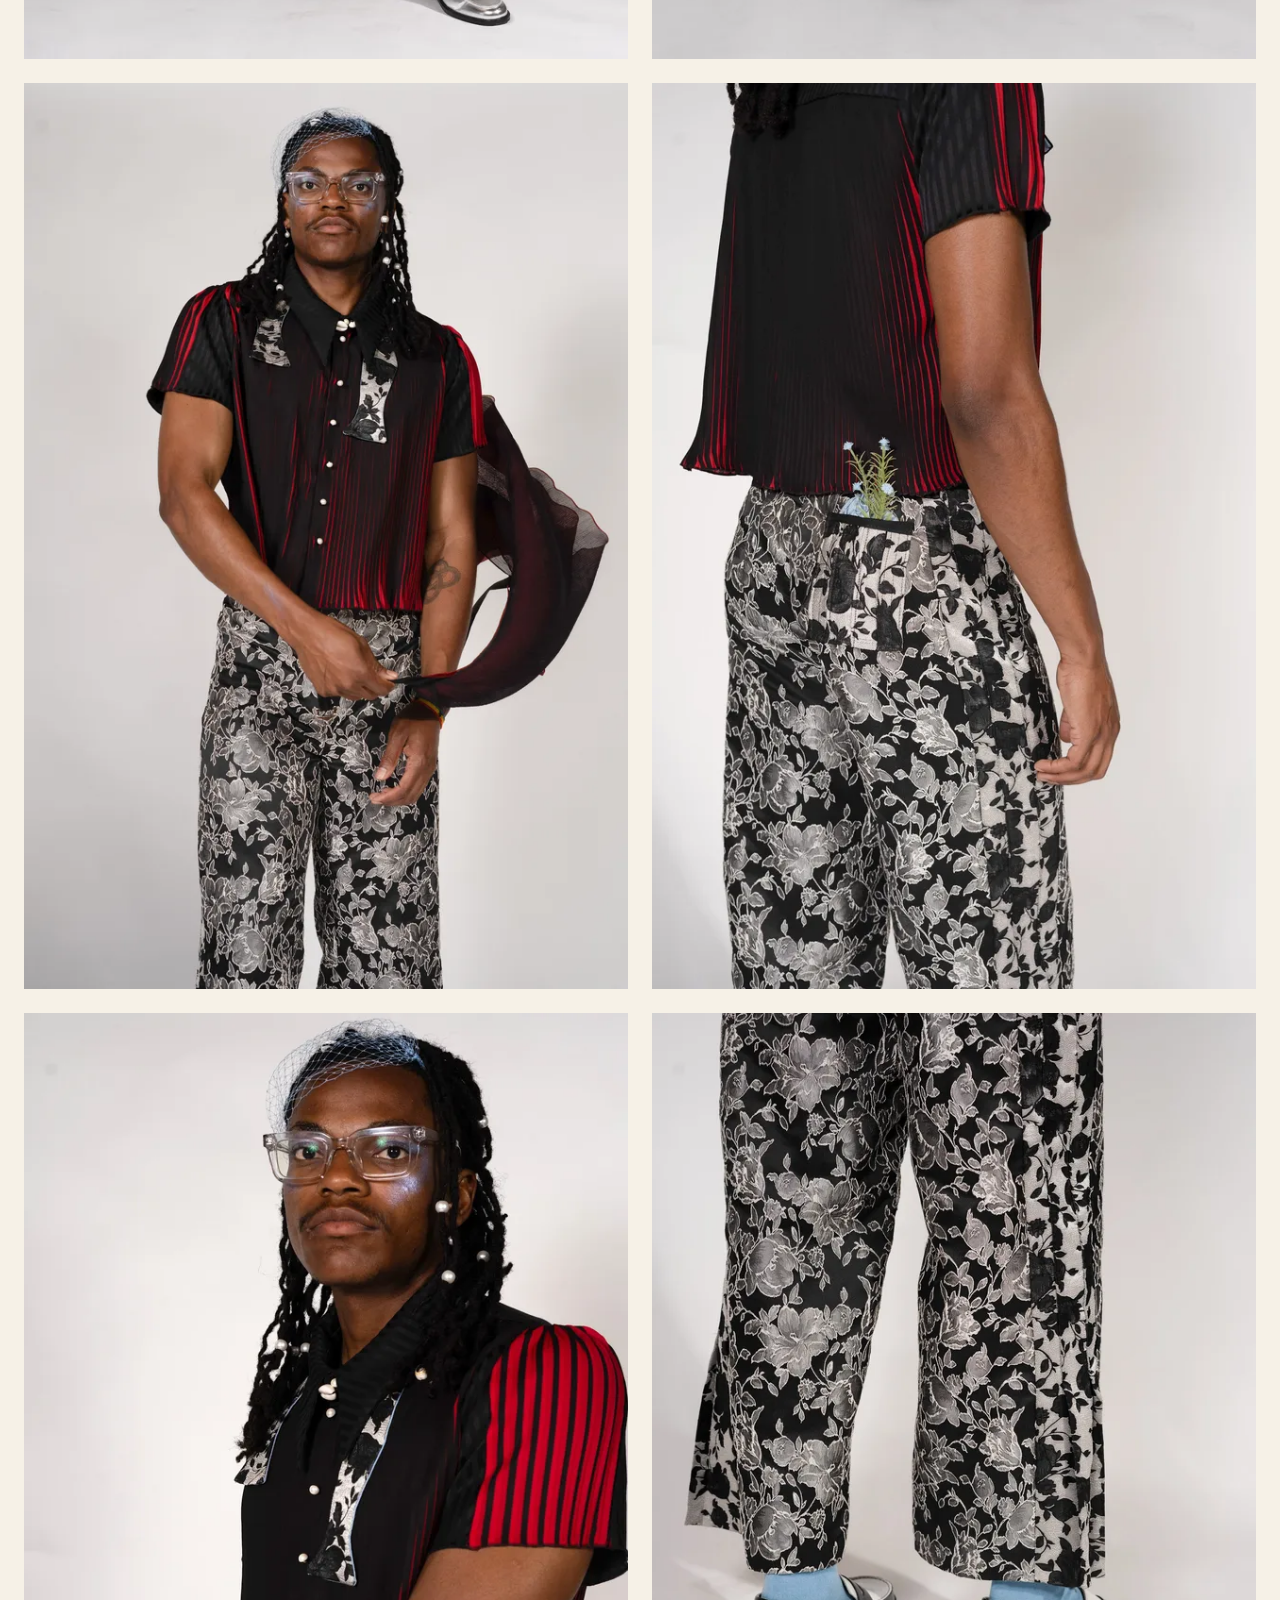
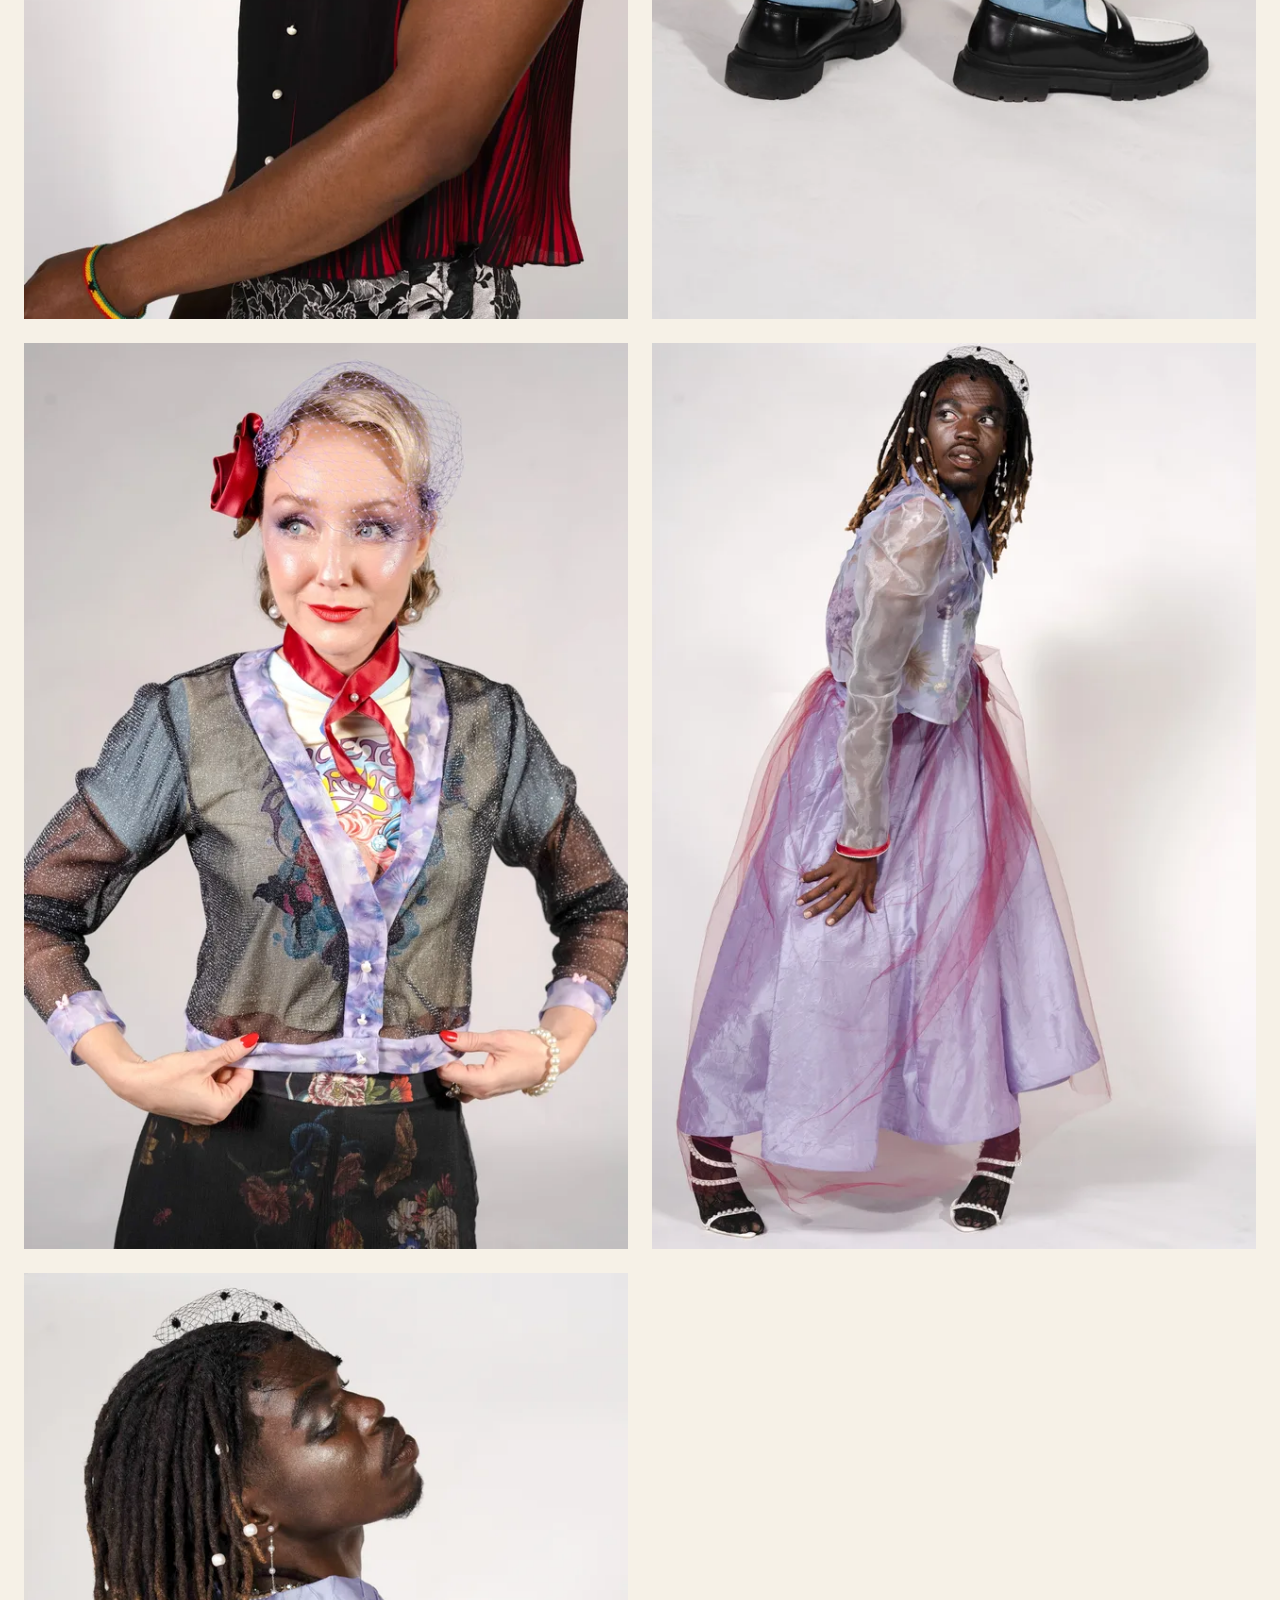
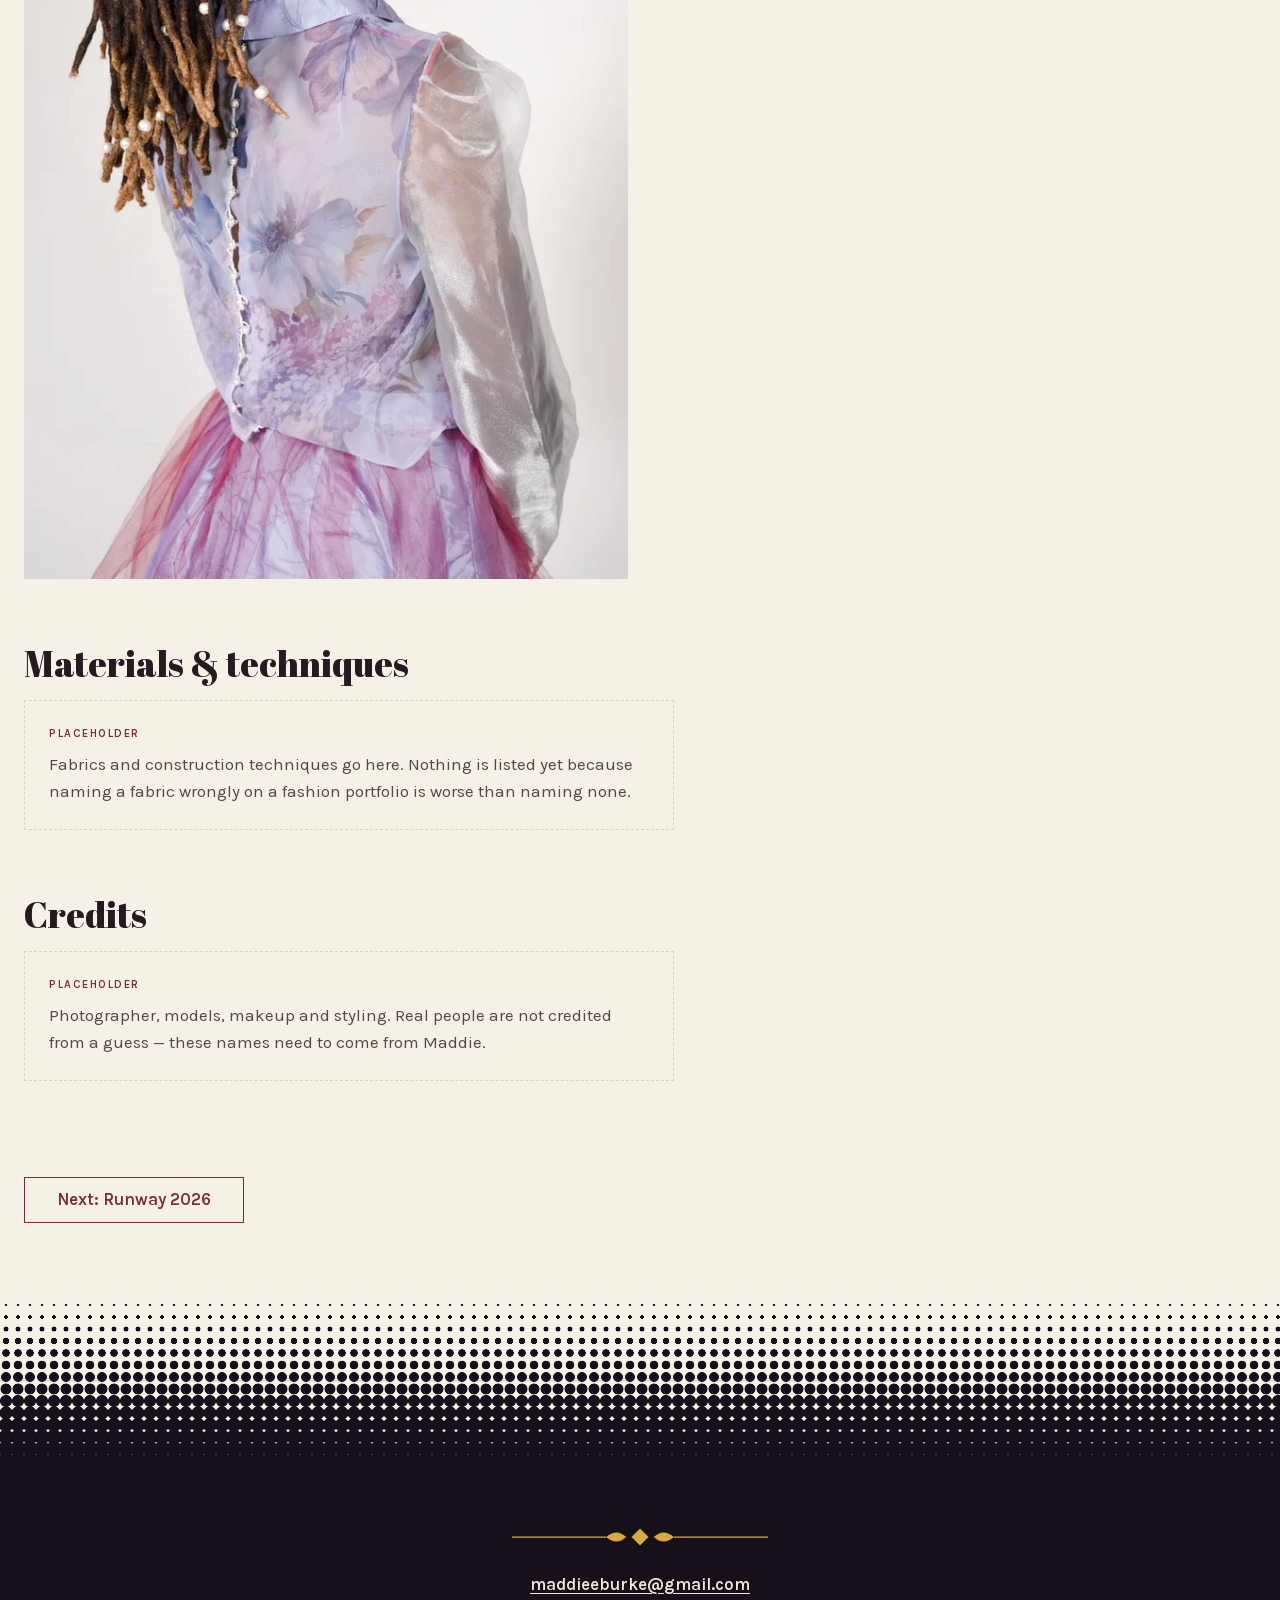
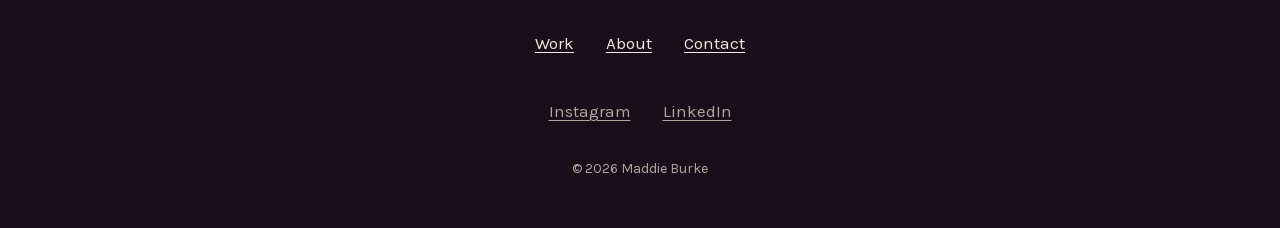
<file: work/faceted-fairytale.html>
<!DOCTYPE html>
<html lang="en">
<head>
  <meta charset="UTF-8">
  <meta name="viewport" content="width=device-width, initial-scale=1">

  <title>Faceted Fairytale — Maddie Burke</title>
  <meta name="description" content="Faceted Fairytale — a five-look collection by fashion designer Maddie Burke.">

  <!-- Runs before render so the nav never flashes open then collapses. It also
       means the mobile toggle only appears once JS is confirmed working. -->
  <script>document.documentElement.classList.add('js');</script>

  <link rel="preload" href="/assets/fonts/abril-fatface.woff2" as="font" type="font/woff2" crossorigin>
  <link rel="stylesheet" href="/assets/css/style.css">
  <script src="/assets/js/main.js" defer></script>
</head>

<body class="page">

  <a class="skip-link" href="#main">Skip to main content</a>

  <nav class="nav zone-dark" aria-label="Main" data-nav data-open="false">
    <div class="container nav__inner">
      <a class="nav__mark" href="/index.html">Maddie Burke</a>

      <button class="nav__toggle" type="button" aria-expanded="false" aria-controls="nav-menu">Menu</button>

      <ul class="nav__list" id="nav-menu" role="list">
        <li><a class="nav__link" href="/work.html" aria-current="page">Work</a></li>
        <li><a class="nav__link" href="/about.html">About</a></li>
        <li><a class="nav__link" href="/contact.html">Contact</a></li>
      </ul>
    </div>
  </nav>

  <main id="main" class="page__main">

    <header class="zone-dark page__head">
      <div class="container">
        <p class="eyebrow">Collection</p>
        <h1>Faceted Fairytale</h1>
      </div>
      <svg class="ornament" viewBox="0 0 260 20" width="260" height="20" aria-hidden="true" focusable="false">
        <path d="M2 10H96" />
        <path d="M164 10H258" />
        <path class="ornament__solid" d="M96 10q11-9 20 0q-9 9-20 0z" />
        <path class="ornament__solid" d="M164 10q-11-9-20 0q9 9 20 0z" />
        <path class="ornament__solid" d="M130 1.5l8.5 8.5l-8.5 8.5l-8.5-8.5z" />
        <path d="M124 10h2M134 10h2" />
      </svg>
    </header>

    <div class="container page__body page__body--start">

      <figure class="collection-mark">
        <picture>
          <source type="image/webp" srcset="/assets/img/faceted-fairytale/fairytale-logo-640.webp 640w, /assets/img/faceted-fairytale/fairytale-logo-754.webp 754w">
          <img src="/assets/img/faceted-fairytale/fairytale-logo-754.jpg"
               width="754" height="1000" loading="lazy" decoding="async"
               alt="Collection artwork: an Art Nouveau illustration of a figure with flowing pink hair and butterflies, lettered &ldquo;Faceted Fairytale&rdquo;.">
        </picture>
        <figcaption class="caption">Collection artwork &mdash; artist credit required before launch.</figcaption>
      </figure>

      <section class="about__section">
        <h2>Concept</h2>
        <p class="placeholder">The concept statement goes here &mdash; 150 to 250 words in Maddie&rsquo;s voice on what the collection is about, where it came from, and what it is made of. This is the part an admissions committee actually reads.</p>
      </section>

      <section class="about__section">
        <h2>Lookbook</h2>
        <ul class="gallery" role="list" data-gallery>
          <li class="gallery__item gallery__item--wide">
          <a class="gallery__link" href="/assets/img/faceted-fairytale/group-fairytale-2000.jpg">
            <picture>
              <source type="image/webp" srcset="/assets/img/faceted-fairytale/group-fairytale-640.webp 640w, /assets/img/faceted-fairytale/group-fairytale-1280.webp 1280w, /assets/img/faceted-fairytale/group-fairytale-2000.webp 2000w" sizes="(min-width: 1400px) 1320px, 100vw">
              <img src="/assets/img/faceted-fairytale/group-fairytale-1280.jpg" srcset="/assets/img/faceted-fairytale/group-fairytale-640.jpg 640w, /assets/img/faceted-fairytale/group-fairytale-1280.jpg 1280w, /assets/img/faceted-fairytale/group-fairytale-2000.jpg 2000w" sizes="(min-width: 1400px) 1320px, 100vw"
                   width="3671" height="2447" loading="lazy" decoding="async"
                   alt="Five models wearing the Faceted Fairytale collection together on a white studio backdrop.">
            </picture>
          </a>
        </li>
          <li class="gallery__item">
          <a class="gallery__link" href="/assets/img/faceted-fairytale/dani-fairytale-1-1624.jpg">
            <picture>
              <source type="image/webp" srcset="/assets/img/faceted-fairytale/dani-fairytale-1-640.webp 640w, /assets/img/faceted-fairytale/dani-fairytale-1-1280.webp 1280w, /assets/img/faceted-fairytale/dani-fairytale-1-1624.webp 1624w" sizes="(min-width: 600px) 50vw, 100vw">
              <img src="/assets/img/faceted-fairytale/dani-fairytale-1-1280.jpg" srcset="/assets/img/faceted-fairytale/dani-fairytale-1-640.jpg 640w, /assets/img/faceted-fairytale/dani-fairytale-1-1280.jpg 1280w, /assets/img/faceted-fairytale/dani-fairytale-1-1624.jpg 1624w" sizes="(min-width: 600px) 50vw, 100vw"
                   width="1624" height="2436" loading="lazy" decoding="async"
                   alt="Cropped printed vest over a pale blue collared shirt, worn with a panelled midi skirt in black pinstripe and ivory, and silver shoes.">
            </picture>
          </a>
        </li>
          <li class="gallery__item">
          <a class="gallery__link" href="/assets/img/faceted-fairytale/dani-fairytale-2-1624.jpg">
            <picture>
              <source type="image/webp" srcset="/assets/img/faceted-fairytale/dani-fairytale-2-640.webp 640w, /assets/img/faceted-fairytale/dani-fairytale-2-1280.webp 1280w, /assets/img/faceted-fairytale/dani-fairytale-2-1624.webp 1624w" sizes="(min-width: 600px) 50vw, 100vw">
              <img src="/assets/img/faceted-fairytale/dani-fairytale-2-1280.jpg" srcset="/assets/img/faceted-fairytale/dani-fairytale-2-640.jpg 640w, /assets/img/faceted-fairytale/dani-fairytale-2-1280.jpg 1280w, /assets/img/faceted-fairytale/dani-fairytale-2-1624.jpg 1624w" sizes="(min-width: 600px) 50vw, 100vw"
                   width="1624" height="2436" loading="lazy" decoding="async"
                   alt="Back view of the panelled midi skirt, showing alternating black pinstripe and ivory panels falling to the ankle.">
            </picture>
          </a>
        </li>
          <li class="gallery__item">
          <a class="gallery__link" href="/assets/img/faceted-fairytale/jordin-fairytale-1-2000.jpg">
            <picture>
              <source type="image/webp" srcset="/assets/img/faceted-fairytale/jordin-fairytale-1-640.webp 640w, /assets/img/faceted-fairytale/jordin-fairytale-1-1280.webp 1280w, /assets/img/faceted-fairytale/jordin-fairytale-1-2000.webp 2000w" sizes="(min-width: 600px) 50vw, 100vw">
              <img src="/assets/img/faceted-fairytale/jordin-fairytale-1-1280.jpg" srcset="/assets/img/faceted-fairytale/jordin-fairytale-1-640.jpg 640w, /assets/img/faceted-fairytale/jordin-fairytale-1-1280.jpg 1280w, /assets/img/faceted-fairytale/jordin-fairytale-1-2000.jpg 2000w" sizes="(min-width: 600px) 50vw, 100vw"
                   width="3939" height="5908" loading="lazy" decoding="async"
                   alt="Black shirt with red pleated panels, worn with silver floral brocade wide-leg trousers.">
            </picture>
          </a>
        </li>
          <li class="gallery__item">
          <a class="gallery__link" href="/assets/img/faceted-fairytale/jordin-fairytale-3-1624.jpg">
            <picture>
              <source type="image/webp" srcset="/assets/img/faceted-fairytale/jordin-fairytale-3-640.webp 640w, /assets/img/faceted-fairytale/jordin-fairytale-3-1280.webp 1280w, /assets/img/faceted-fairytale/jordin-fairytale-3-1624.webp 1624w" sizes="(min-width: 600px) 50vw, 100vw">
              <img src="/assets/img/faceted-fairytale/jordin-fairytale-3-1280.jpg" srcset="/assets/img/faceted-fairytale/jordin-fairytale-3-640.jpg 640w, /assets/img/faceted-fairytale/jordin-fairytale-3-1280.jpg 1280w, /assets/img/faceted-fairytale/jordin-fairytale-3-1624.jpg 1624w" sizes="(min-width: 600px) 50vw, 100vw"
                   width="1624" height="2436" loading="lazy" decoding="async"
                   alt="Side view of the brocade trousers and the red pleated shoulder panel.">
            </picture>
          </a>
        </li>
          <li class="gallery__item">
          <a class="gallery__link" href="/assets/img/faceted-fairytale/jordin-fairytale-4-1624.jpg">
            <picture>
              <source type="image/webp" srcset="/assets/img/faceted-fairytale/jordin-fairytale-4-640.webp 640w, /assets/img/faceted-fairytale/jordin-fairytale-4-1280.webp 1280w, /assets/img/faceted-fairytale/jordin-fairytale-4-1624.webp 1624w" sizes="(min-width: 600px) 50vw, 100vw">
              <img src="/assets/img/faceted-fairytale/jordin-fairytale-4-1280.jpg" srcset="/assets/img/faceted-fairytale/jordin-fairytale-4-640.jpg 640w, /assets/img/faceted-fairytale/jordin-fairytale-4-1280.jpg 1280w, /assets/img/faceted-fairytale/jordin-fairytale-4-1624.jpg 1624w" sizes="(min-width: 600px) 50vw, 100vw"
                   width="1624" height="2436" loading="lazy" decoding="async"
                   alt="Close portrait of the black shirt with its red pleated shoulder panel and pearl-pinned hair.">
            </picture>
          </a>
        </li>
          <li class="gallery__item">
          <a class="gallery__link" href="/assets/img/faceted-fairytale/jordin-fairytale-2-1624.jpg">
            <picture>
              <source type="image/webp" srcset="/assets/img/faceted-fairytale/jordin-fairytale-2-640.webp 640w, /assets/img/faceted-fairytale/jordin-fairytale-2-1280.webp 1280w, /assets/img/faceted-fairytale/jordin-fairytale-2-1624.webp 1624w" sizes="(min-width: 600px) 50vw, 100vw">
              <img src="/assets/img/faceted-fairytale/jordin-fairytale-2-1280.jpg" srcset="/assets/img/faceted-fairytale/jordin-fairytale-2-640.jpg 640w, /assets/img/faceted-fairytale/jordin-fairytale-2-1280.jpg 1280w, /assets/img/faceted-fairytale/jordin-fairytale-2-1624.jpg 1624w" sizes="(min-width: 600px) 50vw, 100vw"
                   width="1624" height="2436" loading="lazy" decoding="async"
                   alt="Detail of the silver floral brocade trousers over black and white loafers.">
            </picture>
          </a>
        </li>
          <li class="gallery__item">
          <a class="gallery__link" href="/assets/img/faceted-fairytale/phoebe-fairytale-1624.jpg">
            <picture>
              <source type="image/webp" srcset="/assets/img/faceted-fairytale/phoebe-fairytale-640.webp 640w, /assets/img/faceted-fairytale/phoebe-fairytale-1280.webp 1280w, /assets/img/faceted-fairytale/phoebe-fairytale-1624.webp 1624w" sizes="(min-width: 600px) 50vw, 100vw">
              <img src="/assets/img/faceted-fairytale/phoebe-fairytale-1280.jpg" srcset="/assets/img/faceted-fairytale/phoebe-fairytale-640.jpg 640w, /assets/img/faceted-fairytale/phoebe-fairytale-1280.jpg 1280w, /assets/img/faceted-fairytale/phoebe-fairytale-1624.jpg 1624w" sizes="(min-width: 600px) 50vw, 100vw"
                   width="1624" height="2436" loading="lazy" decoding="async"
                   alt="Sheer grey organza jacket over a printed top, finished with a red neck scarf and a red flower in the hair.">
            </picture>
          </a>
        </li>
          <li class="gallery__item">
          <a class="gallery__link" href="/assets/img/faceted-fairytale/richard-fairytale-2-1624.jpg">
            <picture>
              <source type="image/webp" srcset="/assets/img/faceted-fairytale/richard-fairytale-2-640.webp 640w, /assets/img/faceted-fairytale/richard-fairytale-2-1280.webp 1280w, /assets/img/faceted-fairytale/richard-fairytale-2-1624.webp 1624w" sizes="(min-width: 600px) 50vw, 100vw">
              <img src="/assets/img/faceted-fairytale/richard-fairytale-2-1280.jpg" srcset="/assets/img/faceted-fairytale/richard-fairytale-2-640.jpg 640w, /assets/img/faceted-fairytale/richard-fairytale-2-1280.jpg 1280w, /assets/img/faceted-fairytale/richard-fairytale-2-1624.jpg 1624w" sizes="(min-width: 600px) 50vw, 100vw"
                   width="1624" height="2436" loading="lazy" decoding="async"
                   alt="Full-length view of a sheer lilac organza blouse over a layered pink tulle skirt.">
            </picture>
          </a>
        </li>
          <li class="gallery__item">
          <a class="gallery__link" href="/assets/img/faceted-fairytale/richard-fairytale-1-2000.jpg">
            <picture>
              <source type="image/webp" srcset="/assets/img/faceted-fairytale/richard-fairytale-1-640.webp 640w, /assets/img/faceted-fairytale/richard-fairytale-1-1280.webp 1280w, /assets/img/faceted-fairytale/richard-fairytale-1-2000.webp 2000w" sizes="(min-width: 600px) 50vw, 100vw">
              <img src="/assets/img/faceted-fairytale/richard-fairytale-1-1280.jpg" srcset="/assets/img/faceted-fairytale/richard-fairytale-1-640.jpg 640w, /assets/img/faceted-fairytale/richard-fairytale-1-1280.jpg 1280w, /assets/img/faceted-fairytale/richard-fairytale-1-2000.jpg 2000w" sizes="(min-width: 600px) 50vw, 100vw"
                   width="4000" height="6000" loading="lazy" decoding="async"
                   alt="Sheer lilac organza blouse over pink tulle, head tilted back, hair pinned with pearls.">
            </picture>
          </a>
        </li>
        </ul>
      </section>

      <section class="about__section">
        <h2>Materials &amp; techniques</h2>
        <p class="placeholder">Fabrics and construction techniques go here. Nothing is listed yet because naming a fabric wrongly on a fashion portfolio is worse than naming none.</p>
      </section>

      <section class="about__section">
        <h2>Credits</h2>
        <p class="placeholder">Photographer, models, makeup and styling. Real people are not credited from a guess &mdash; these names need to come from Maddie.</p>
      </section>

      <nav class="next-project" aria-label="Next project">
        <a class="btn btn--ghost" href="/work/runway-2026.html">Next: Runway 2026</a>
      </nav>

    </div>

  </main>

  <dialog class="lightbox zone-dark" id="lightbox" aria-label="Image viewer">
    <div class="lightbox__inner">
      <figure class="lightbox__figure">
        <img class="lightbox__img" data-lb="image" alt="">
      </figure>
      <div class="lightbox__bar">
        <button class="lightbox__btn" type="button" data-lb="prev">Previous</button>
        <p class="lightbox__caption" data-lb="caption" aria-live="polite"></p>
        <button class="lightbox__btn" type="button" data-lb="next">Next</button>
      </div>
      <button class="lightbox__btn lightbox__close" type="button" data-lb="close">Close</button>
    </div>
  </dialog>

  <footer class="footer zone-dark">
    <div class="container footer__inner">
      <svg class="ornament" viewBox="0 0 260 20" width="260" height="20" aria-hidden="true" focusable="false">
        <path d="M2 10H96" />
        <path d="M164 10H258" />
        <path class="ornament__solid" d="M96 10q11-9 20 0q-9 9-20 0z" />
        <path class="ornament__solid" d="M164 10q-11-9-20 0q9 9 20 0z" />
        <path class="ornament__solid" d="M130 1.5l8.5 8.5l-8.5 8.5l-8.5-8.5z" />
        <path d="M124 10h2M134 10h2" />
      </svg>
      <p class="footer__email"><a href="mailto:maddieeburke@gmail.com">maddieeburke@gmail.com</a></p>

      <ul class="footer__links" role="list">
        <li><a href="/work.html">Work</a></li>
        <li><a href="/about.html">About</a></li>
        <li><a href="/contact.html">Contact</a></li>
      </ul>
      <ul class="footer__social" role="list">
        <li><a href="https://www.instagram.com/the.maddie.hatter_/" rel="noopener noreferrer">Instagram</a></li>
        <li><a href="https://www.linkedin.com/in/maddie-burke-b0a78440a/" rel="noopener noreferrer">LinkedIn</a></li>
      </ul>

      <p class="footer__meta">&copy; 2026 Maddie Burke</p>
    </div>
  </footer>

</body>
</html>
</file>
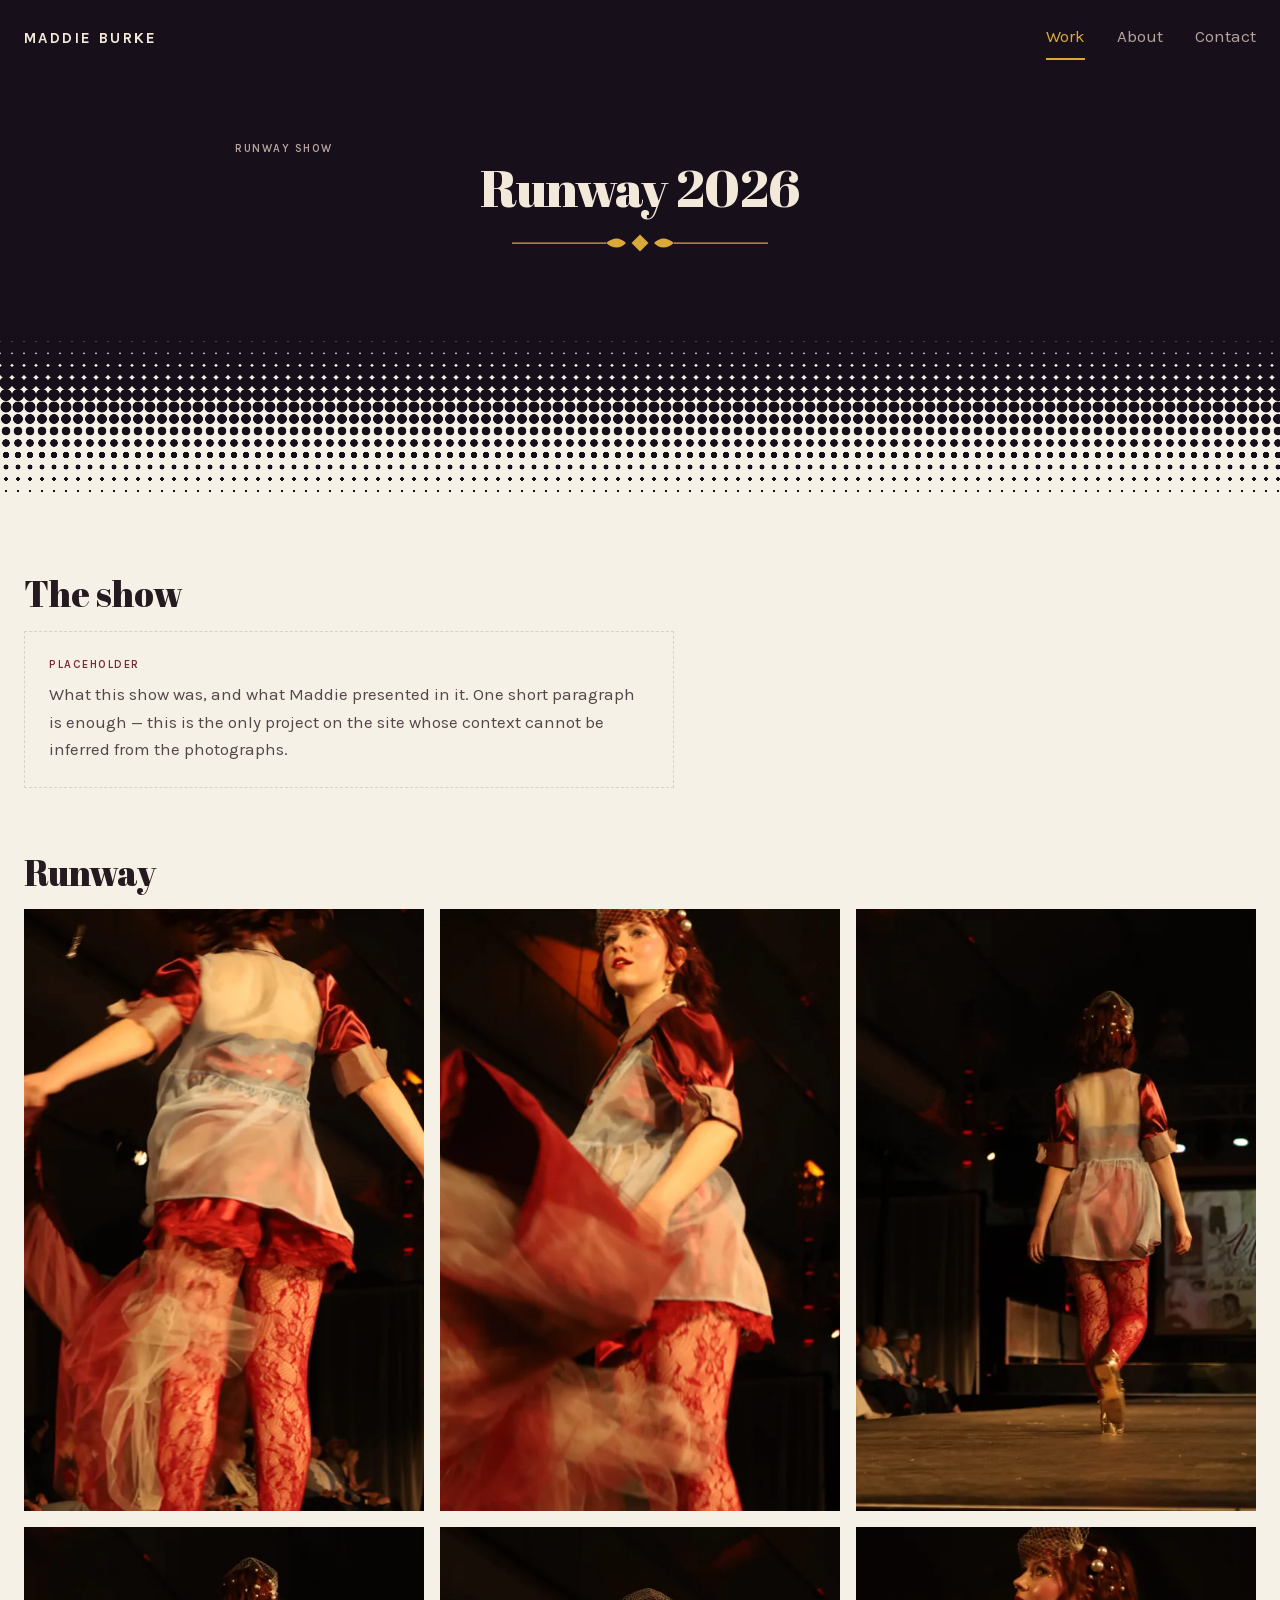
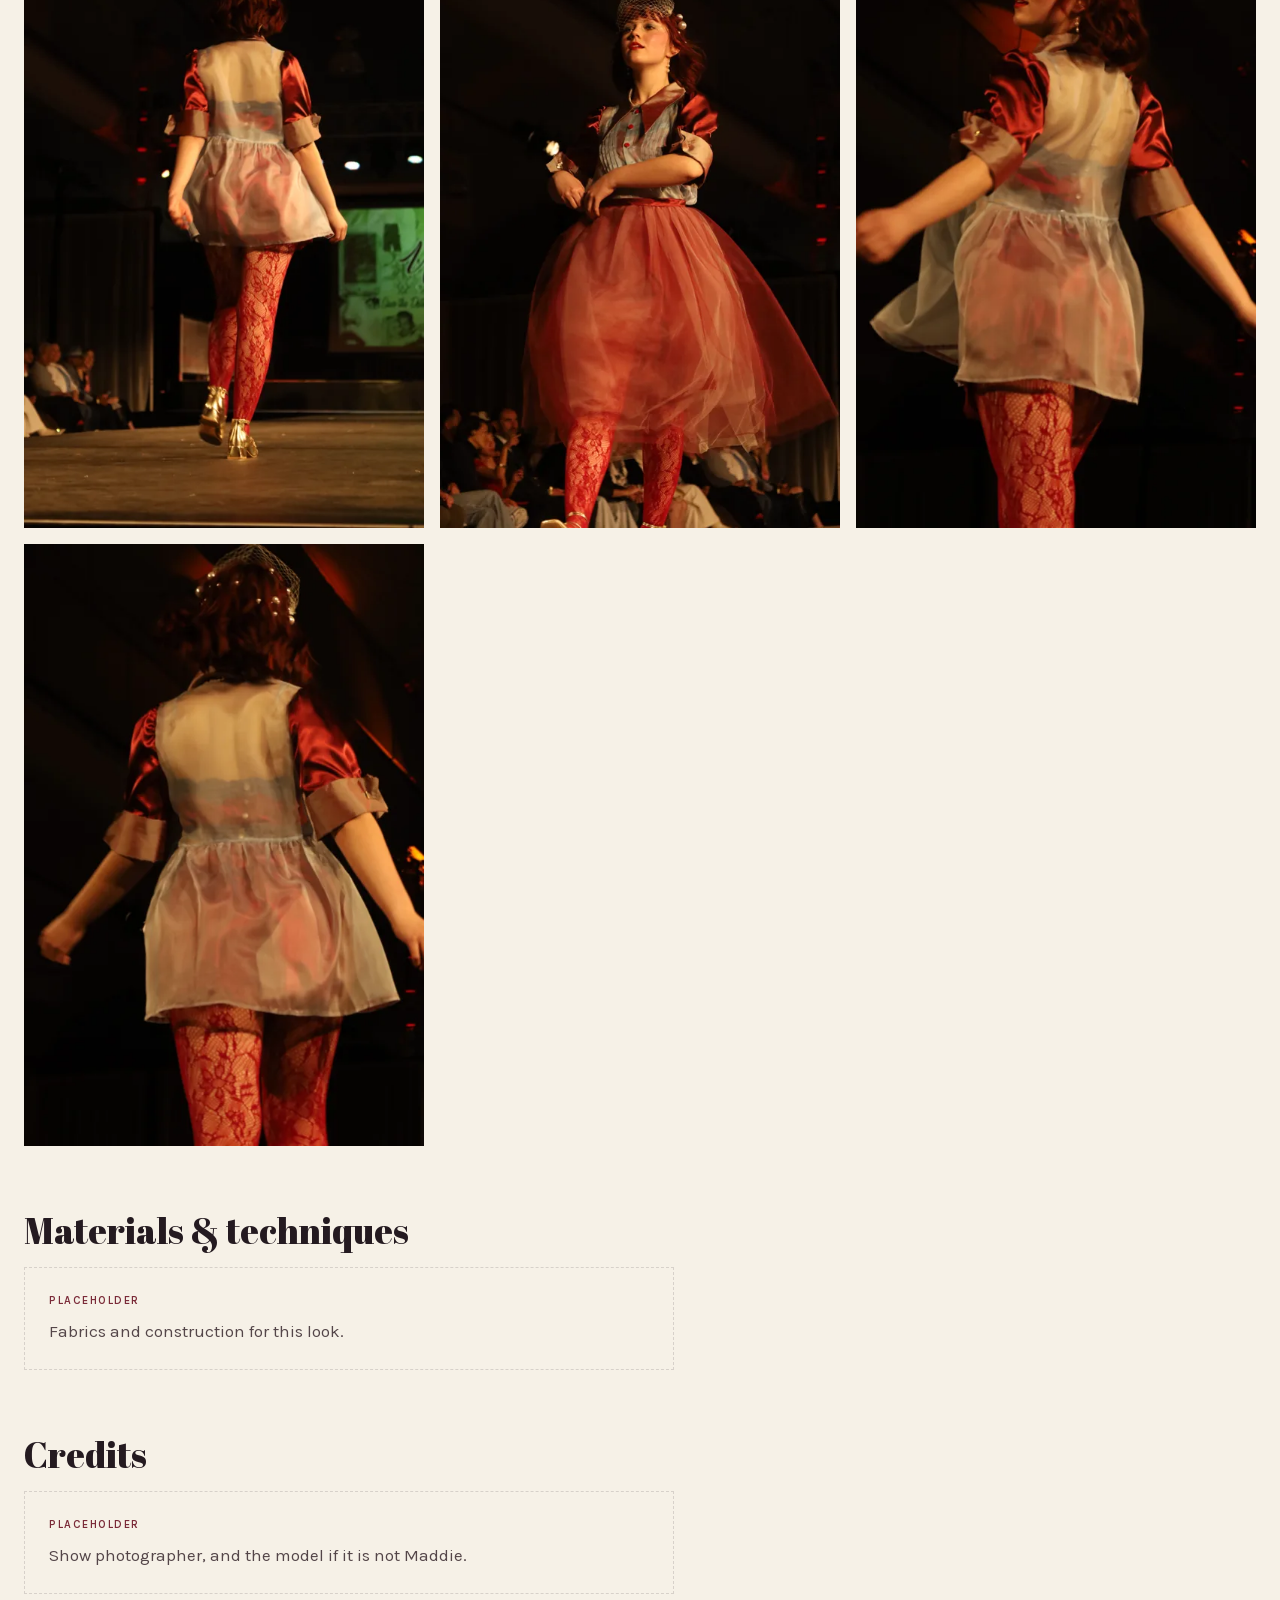
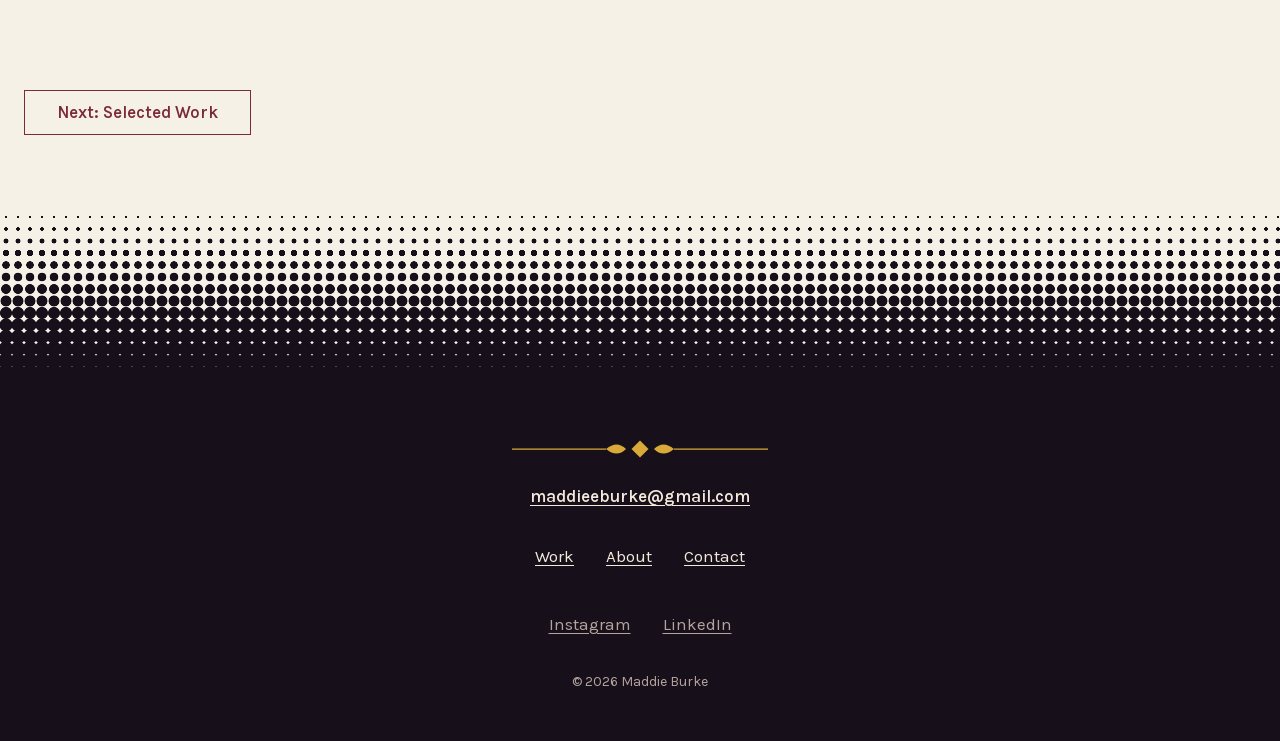
<file: work/runway-2026.html>
<!DOCTYPE html>
<html lang="en">
<head>
  <meta charset="UTF-8">
  <meta name="viewport" content="width=device-width, initial-scale=1">

  <title>Runway 2026 — Maddie Burke</title>
  <meta name="description" content="Runway 2026 — one look from the SFSU show by fashion designer Maddie Burke.">

  <!-- Runs before render so the nav never flashes open then collapses. It also
       means the mobile toggle only appears once JS is confirmed working. -->
  <script>document.documentElement.classList.add('js');</script>

  <link rel="preload" href="/assets/fonts/abril-fatface.woff2" as="font" type="font/woff2" crossorigin>
  <link rel="stylesheet" href="/assets/css/style.css">
  <script src="/assets/js/main.js" defer></script>
</head>

<body class="page">

  <a class="skip-link" href="#main">Skip to main content</a>

  <nav class="nav zone-dark" aria-label="Main" data-nav data-open="false">
    <div class="container nav__inner">
      <a class="nav__mark" href="/index.html">Maddie Burke</a>

      <button class="nav__toggle" type="button" aria-expanded="false" aria-controls="nav-menu">Menu</button>

      <ul class="nav__list" id="nav-menu" role="list">
        <li><a class="nav__link" href="/work.html" aria-current="page">Work</a></li>
        <li><a class="nav__link" href="/about.html">About</a></li>
        <li><a class="nav__link" href="/contact.html">Contact</a></li>
      </ul>
    </div>
  </nav>

  <main id="main" class="page__main">

    <header class="zone-dark page__head">
      <div class="container">
        <p class="eyebrow">Runway show</p>
        <h1>Runway 2026</h1>
      </div>
      <svg class="ornament" viewBox="0 0 260 20" width="260" height="20" aria-hidden="true" focusable="false">
        <path d="M2 10H96" />
        <path d="M164 10H258" />
        <path class="ornament__solid" d="M96 10q11-9 20 0q-9 9-20 0z" />
        <path class="ornament__solid" d="M164 10q-11-9-20 0q9 9 20 0z" />
        <path class="ornament__solid" d="M130 1.5l8.5 8.5l-8.5 8.5l-8.5-8.5z" />
        <path d="M124 10h2M134 10h2" />
      </svg>
    </header>

    <div class="container page__body page__body--start">

      <section class="about__section">
        <h2>The show</h2>
        <p class="placeholder">What this show was, and what Maddie presented in it. One short paragraph is enough &mdash; this is the only project on the site whose context cannot be inferred from the photographs.</p>
      </section>

      <section class="about__section">
        <h2>Runway</h2>
        <ul class="gallery gallery--tight" role="list" data-gallery>
          <li class="gallery__item">
            <a class="gallery__link" href="/assets/img/runway-2026/runway-1-532.jpg">
              <picture>
                <source type="image/webp" srcset="/assets/img/runway-2026/runway-1-532.webp 532w" sizes="(min-width: 600px) 33vw, 50vw">
                <img src="/assets/img/runway-2026/runway-1-532.jpg" srcset="/assets/img/runway-2026/runway-1-532.jpg 532w" sizes="(min-width: 600px) 33vw, 50vw"
                     width="532" height="800" loading="lazy" decoding="async"
                     alt="The model mid-turn on the runway, arms extended, the sheer overlayer lifting with the movement.">
              </picture>
            </a>
          </li>
          <li class="gallery__item">
            <a class="gallery__link" href="/assets/img/runway-2026/runway-2-532.jpg">
              <picture>
                <source type="image/webp" srcset="/assets/img/runway-2026/runway-2-532.webp 532w" sizes="(min-width: 600px) 33vw, 50vw">
                <img src="/assets/img/runway-2026/runway-2-532.jpg" srcset="/assets/img/runway-2026/runway-2-532.jpg 532w" sizes="(min-width: 600px) 33vw, 50vw"
                     width="532" height="800" loading="lazy" decoding="async"
                     alt="The model turning, gaze down, the sheer skirt swinging outward against the dark runway.">
              </picture>
            </a>
          </li>
          <li class="gallery__item">
            <a class="gallery__link" href="/assets/img/runway-2026/runway-3-532.jpg">
              <picture>
                <source type="image/webp" srcset="/assets/img/runway-2026/runway-3-532.webp 532w" sizes="(min-width: 600px) 33vw, 50vw">
                <img src="/assets/img/runway-2026/runway-3-532.jpg" srcset="/assets/img/runway-2026/runway-3-532.jpg 532w" sizes="(min-width: 600px) 33vw, 50vw"
                     width="532" height="800" loading="lazy" decoding="async"
                     alt="Full-length rear view, walking away down the runway with the audience seated either side.">
              </picture>
            </a>
          </li>
          <li class="gallery__item">
            <a class="gallery__link" href="/assets/img/runway-2026/runway-4-532.jpg">
              <picture>
                <source type="image/webp" srcset="/assets/img/runway-2026/runway-4-532.webp 532w" sizes="(min-width: 600px) 33vw, 50vw">
                <img src="/assets/img/runway-2026/runway-4-532.jpg" srcset="/assets/img/runway-2026/runway-4-532.jpg 532w" sizes="(min-width: 600px) 33vw, 50vw"
                     width="532" height="800" loading="lazy" decoding="async"
                     alt="Rear view of the look in motion, showing the gathered back of the sheer overlayer above red lace tights.">
              </picture>
            </a>
          </li>
          <li class="gallery__item">
            <a class="gallery__link" href="/assets/img/runway-2026/runway-5-532.jpg">
              <picture>
                <source type="image/webp" srcset="/assets/img/runway-2026/runway-5-532.webp 532w" sizes="(min-width: 600px) 33vw, 50vw">
                <img src="/assets/img/runway-2026/runway-5-532.jpg" srcset="/assets/img/runway-2026/runway-5-532.jpg 532w" sizes="(min-width: 600px) 33vw, 50vw"
                     width="532" height="800" loading="lazy" decoding="async"
                     alt="The model facing forward at the end of the runway, hands together, the full peach skirt at rest.">
              </picture>
            </a>
          </li>
          <li class="gallery__item">
            <a class="gallery__link" href="/assets/img/runway-2026/runway-6-532.jpg">
              <picture>
                <source type="image/webp" srcset="/assets/img/runway-2026/runway-6-532.webp 532w" sizes="(min-width: 600px) 33vw, 50vw">
                <img src="/assets/img/runway-2026/runway-6-532.jpg" srcset="/assets/img/runway-2026/runway-6-532.jpg 532w" sizes="(min-width: 600px) 33vw, 50vw"
                     width="532" height="800" loading="lazy" decoding="async"
                     alt="Three-quarter view, one arm extended, showing the coral satin sleeve beneath the sheer ivory overlayer.">
              </picture>
            </a>
          </li>
          <li class="gallery__item">
            <a class="gallery__link" href="/assets/img/runway-2026/runway-7-532.jpg">
              <picture>
                <source type="image/webp" srcset="/assets/img/runway-2026/runway-7-532.webp 532w" sizes="(min-width: 600px) 33vw, 50vw">
                <img src="/assets/img/runway-2026/runway-7-532.jpg" srcset="/assets/img/runway-2026/runway-7-532.jpg 532w" sizes="(min-width: 600px) 33vw, 50vw"
                     width="532" height="800" loading="lazy" decoding="async"
                     alt="Rear three-quarter view, arm outstretched, the overlayer catching the stage light.">
              </picture>
            </a>
          </li>
        </ul>
      </section>

      <section class="about__section">
        <h2>Materials &amp; techniques</h2>
        <p class="placeholder">Fabrics and construction for this look.</p>
      </section>

      <section class="about__section">
        <h2>Credits</h2>
        <p class="placeholder">Show photographer, and the model if it is not Maddie.</p>
      </section>

      <nav class="next-project" aria-label="Next project">
        <a class="btn btn--ghost" href="/work/selected.html">Next: Selected Work</a>
      </nav>

    </div>

  </main>

  <dialog class="lightbox zone-dark" id="lightbox" aria-label="Image viewer">
    <div class="lightbox__inner">
      <figure class="lightbox__figure">
        <img class="lightbox__img" data-lb="image" alt="">
      </figure>
      <div class="lightbox__bar">
        <button class="lightbox__btn" type="button" data-lb="prev">Previous</button>
        <p class="lightbox__caption" data-lb="caption" aria-live="polite"></p>
        <button class="lightbox__btn" type="button" data-lb="next">Next</button>
      </div>
      <button class="lightbox__btn lightbox__close" type="button" data-lb="close">Close</button>
    </div>
  </dialog>

  <footer class="footer zone-dark">
    <div class="container footer__inner">
      <svg class="ornament" viewBox="0 0 260 20" width="260" height="20" aria-hidden="true" focusable="false">
        <path d="M2 10H96" />
        <path d="M164 10H258" />
        <path class="ornament__solid" d="M96 10q11-9 20 0q-9 9-20 0z" />
        <path class="ornament__solid" d="M164 10q-11-9-20 0q9 9 20 0z" />
        <path class="ornament__solid" d="M130 1.5l8.5 8.5l-8.5 8.5l-8.5-8.5z" />
        <path d="M124 10h2M134 10h2" />
      </svg>
      <p class="footer__email"><a href="mailto:maddieeburke@gmail.com">maddieeburke@gmail.com</a></p>

      <ul class="footer__links" role="list">
        <li><a href="/work.html">Work</a></li>
        <li><a href="/about.html">About</a></li>
        <li><a href="/contact.html">Contact</a></li>
      </ul>
      <ul class="footer__social" role="list">
        <li><a href="https://www.instagram.com/the.maddie.hatter_/" rel="noopener noreferrer">Instagram</a></li>
        <li><a href="https://www.linkedin.com/in/maddie-burke-b0a78440a/" rel="noopener noreferrer">LinkedIn</a></li>
      </ul>

      <p class="footer__meta">&copy; 2026 Maddie Burke</p>
    </div>
  </footer>

</body>
</html>
</file>
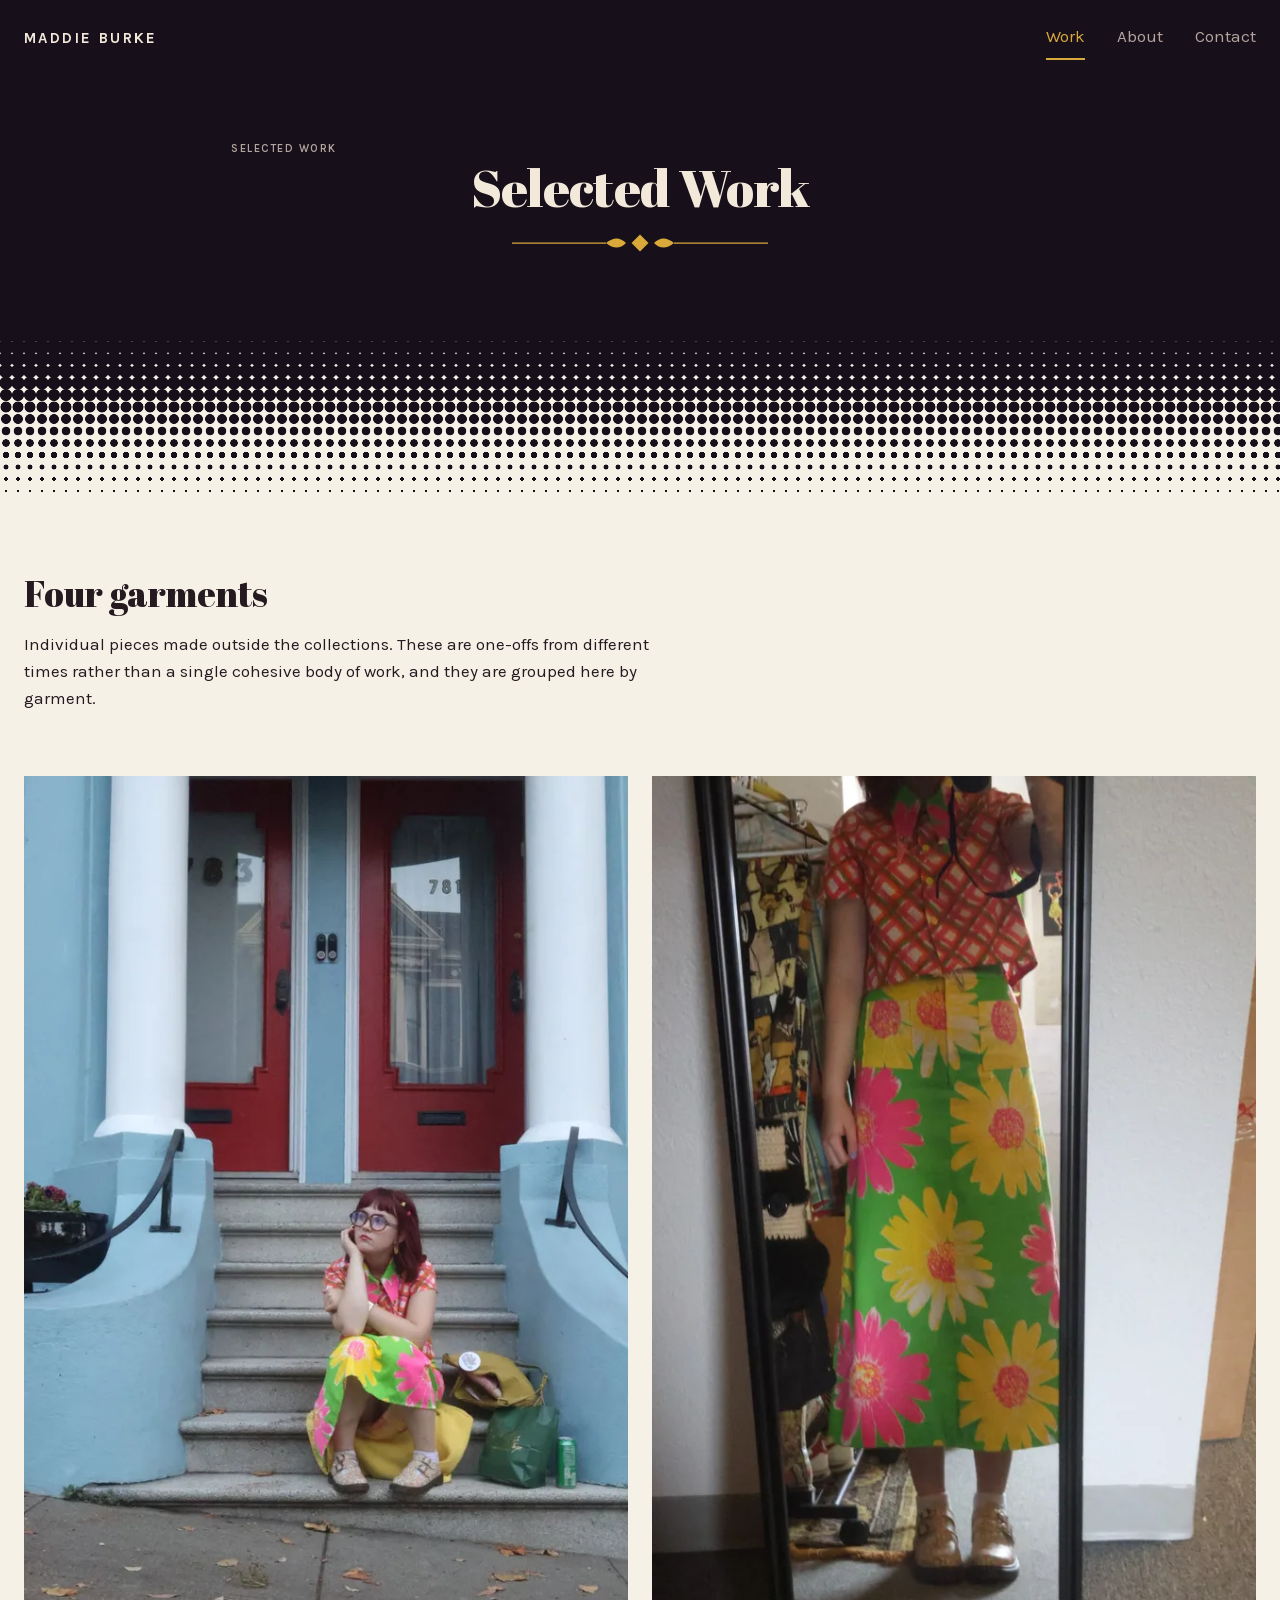
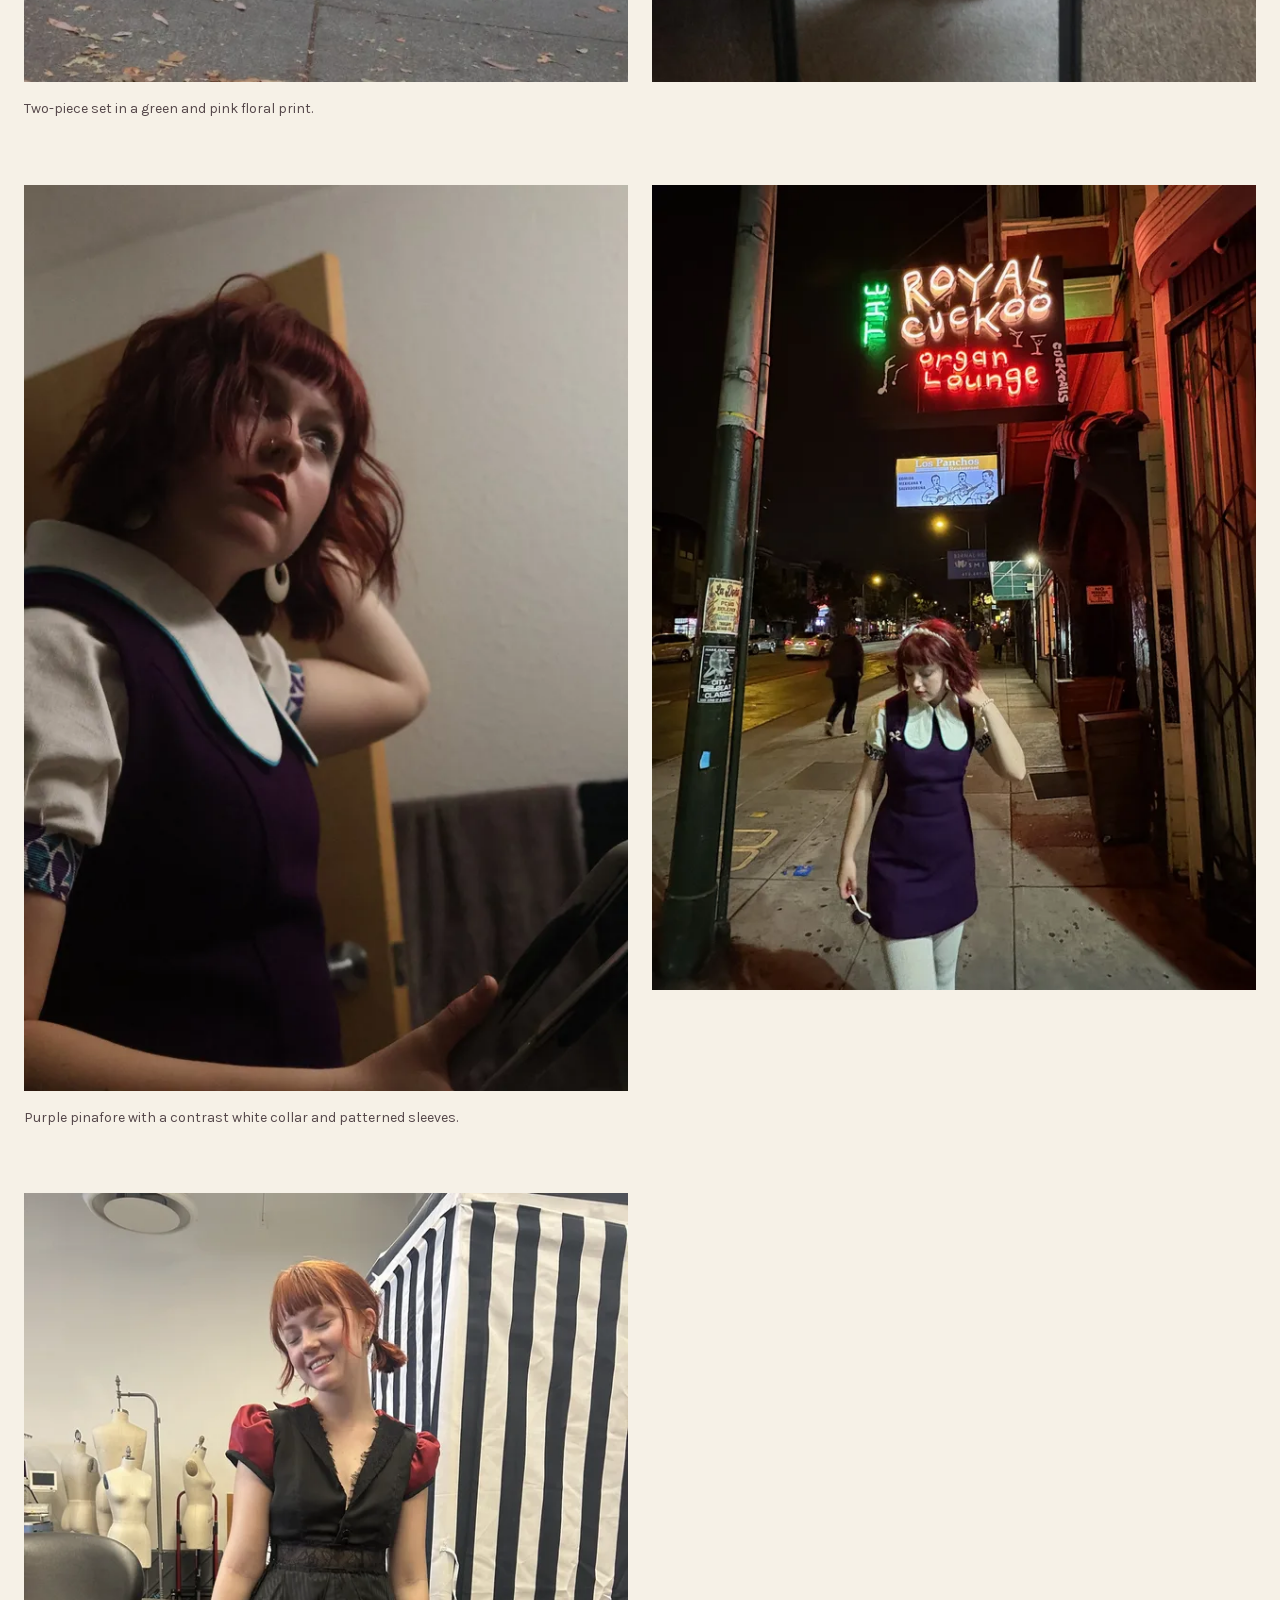
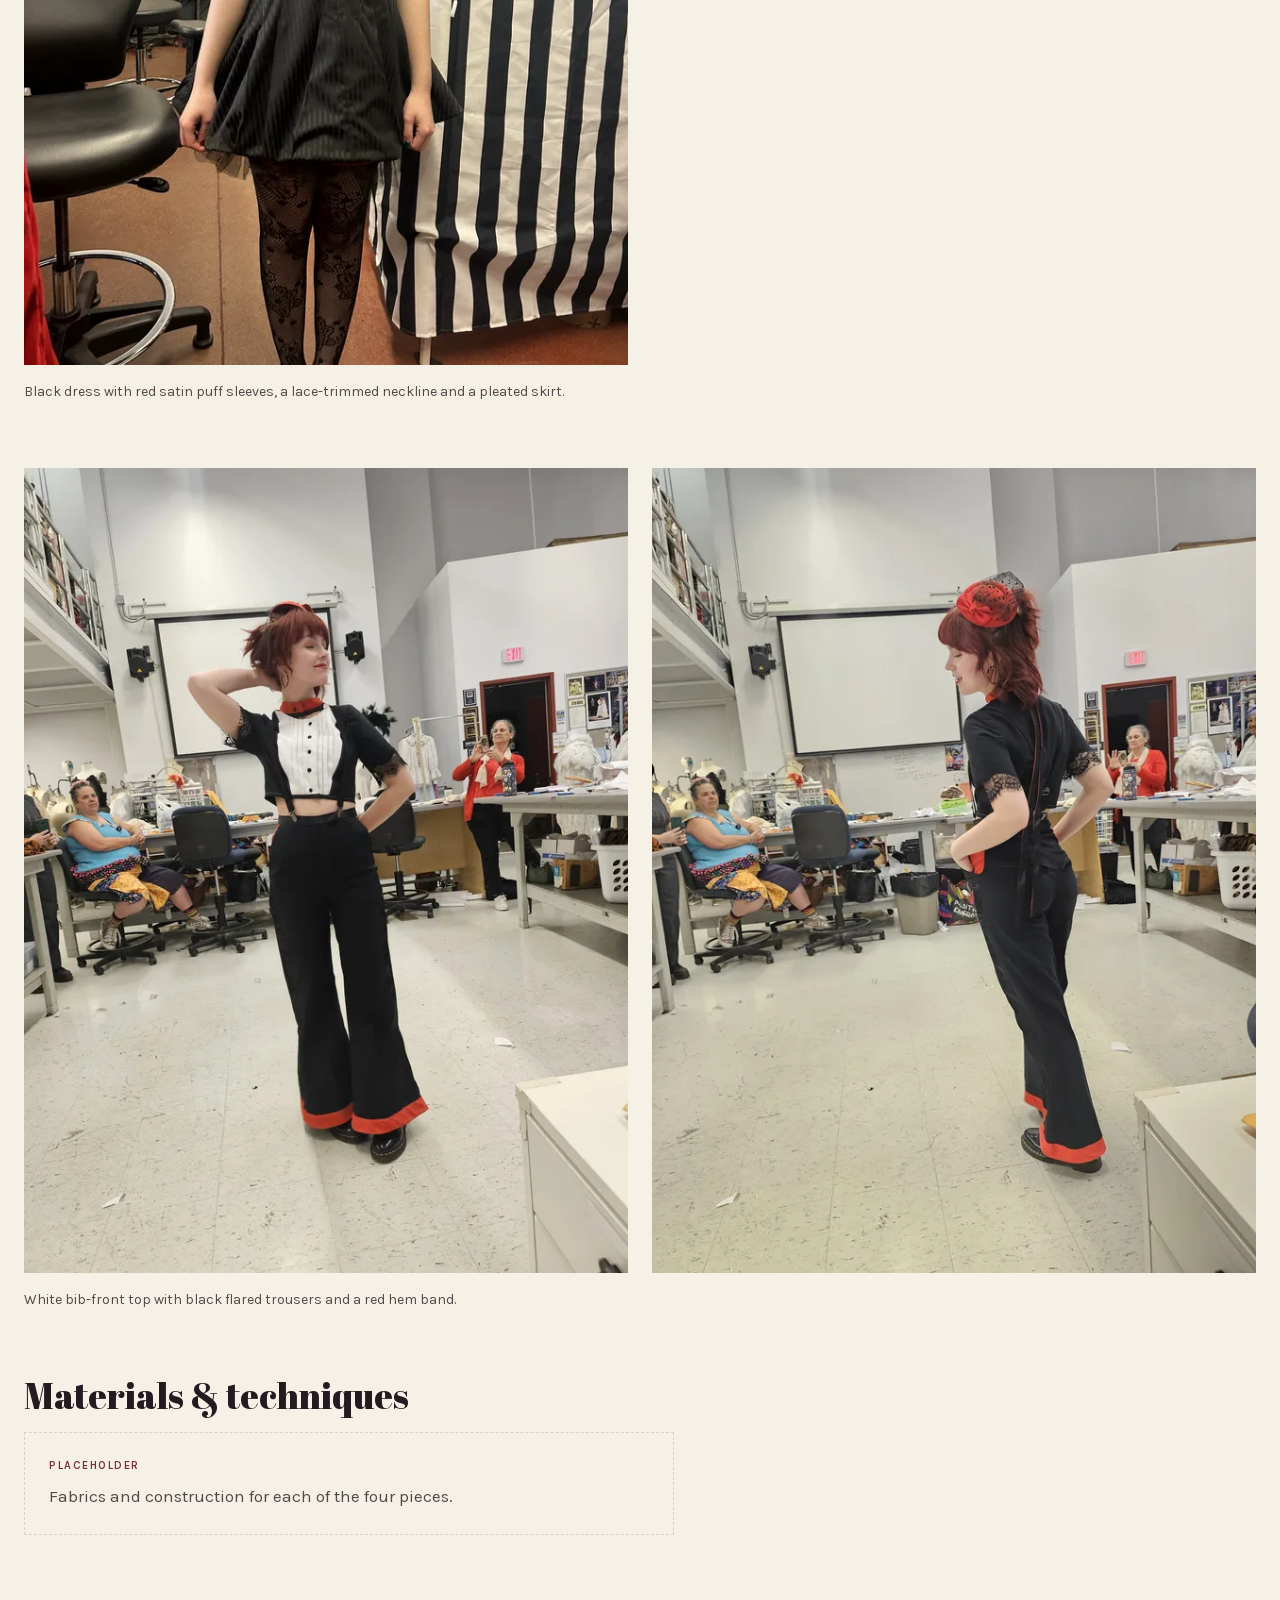
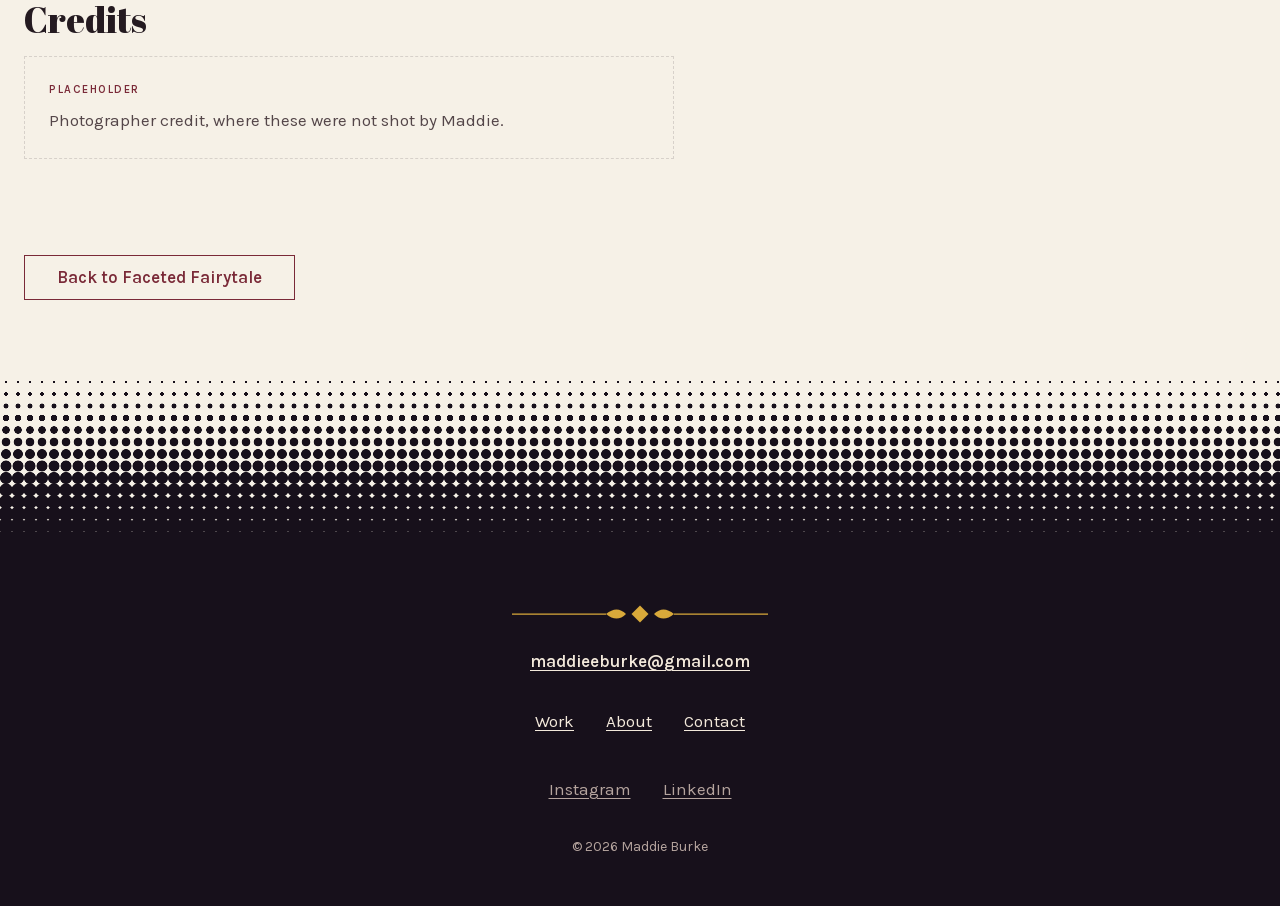
<file: work/selected.html>
<!DOCTYPE html>
<html lang="en">
<head>
  <meta charset="UTF-8">
  <meta name="viewport" content="width=device-width, initial-scale=1">

  <title>Selected Work — Maddie Burke</title>
  <meta name="description" content="Selected one-off garments by fashion designer Maddie Burke.">

  <!-- Runs before render so the nav never flashes open then collapses. It also
       means the mobile toggle only appears once JS is confirmed working. -->
  <script>document.documentElement.classList.add('js');</script>

  <link rel="preload" href="/assets/fonts/abril-fatface.woff2" as="font" type="font/woff2" crossorigin>
  <link rel="stylesheet" href="/assets/css/style.css">
  <script src="/assets/js/main.js" defer></script>
</head>

<body class="page">

  <a class="skip-link" href="#main">Skip to main content</a>

  <nav class="nav zone-dark" aria-label="Main" data-nav data-open="false">
    <div class="container nav__inner">
      <a class="nav__mark" href="/index.html">Maddie Burke</a>

      <button class="nav__toggle" type="button" aria-expanded="false" aria-controls="nav-menu">Menu</button>

      <ul class="nav__list" id="nav-menu" role="list">
        <li><a class="nav__link" href="/work.html" aria-current="page">Work</a></li>
        <li><a class="nav__link" href="/about.html">About</a></li>
        <li><a class="nav__link" href="/contact.html">Contact</a></li>
      </ul>
    </div>
  </nav>

  <main id="main" class="page__main">

    <header class="zone-dark page__head">
      <div class="container">
        <p class="eyebrow">Selected work</p>
        <h1>Selected Work</h1>
      </div>
      <svg class="ornament" viewBox="0 0 260 20" width="260" height="20" aria-hidden="true" focusable="false">
        <path d="M2 10H96" />
        <path d="M164 10H258" />
        <path class="ornament__solid" d="M96 10q11-9 20 0q-9 9-20 0z" />
        <path class="ornament__solid" d="M164 10q-11-9-20 0q9 9 20 0z" />
        <path class="ornament__solid" d="M130 1.5l8.5 8.5l-8.5 8.5l-8.5-8.5z" />
        <path d="M124 10h2M134 10h2" />
      </svg>
    </header>

    <div class="container page__body page__body--start">

      <section class="about__section">
        <h2>Four garments</h2>
        <p>Individual pieces made outside the collections. These are one-offs from different times rather than a single cohesive body of work, and they are grouped here by garment.</p>
      </section>

      <div class="garment">
          <ul class="gallery" role="list" data-gallery>
            <li class="gallery__item">
              <a class="gallery__link" href="/assets/img/selected/maddie-set-1-1080.jpg">
                <picture>
                  <source type="image/webp" srcset="/assets/img/selected/maddie-set-1-640.webp 640w, /assets/img/selected/maddie-set-1-1080.webp 1080w" sizes="(min-width: 600px) 50vw, 100vw">
                  <img src="/assets/img/selected/maddie-set-1-640.jpg" srcset="/assets/img/selected/maddie-set-1-640.jpg 640w, /assets/img/selected/maddie-set-1-1080.jpg 1080w" sizes="(min-width: 600px) 50vw, 100vw"
                       width="1080" height="1620" loading="lazy" decoding="async"
                       alt="Green and pink floral two-piece set, worn seated on blue-painted front steps.">
                </picture>
              </a>
            </li>
            <li class="gallery__item">
              <a class="gallery__link" href="/assets/img/selected/maddie-set-2-1080.jpg">
                <picture>
                  <source type="image/webp" srcset="/assets/img/selected/maddie-set-2-640.webp 640w, /assets/img/selected/maddie-set-2-1080.webp 1080w" sizes="(min-width: 600px) 50vw, 100vw">
                  <img src="/assets/img/selected/maddie-set-2-640.jpg" srcset="/assets/img/selected/maddie-set-2-640.jpg 640w, /assets/img/selected/maddie-set-2-1080.jpg 1080w" sizes="(min-width: 600px) 50vw, 100vw"
                       width="1080" height="1620" loading="lazy" decoding="async"
                       alt="The same floral set shown full length against a doorway.">
                </picture>
              </a>
            </li>
          </ul>
          <p class="caption">Two-piece set in a green and pink floral print.</p>
        </div>

      <div class="garment">
          <ul class="gallery" role="list" data-gallery>
            <li class="gallery__item">
              <a class="gallery__link" href="/assets/img/selected/maddie-shirt-1-1080.jpg">
                <picture>
                  <source type="image/webp" srcset="/assets/img/selected/maddie-shirt-1-640.webp 640w, /assets/img/selected/maddie-shirt-1-1080.webp 1080w" sizes="(min-width: 600px) 50vw, 100vw">
                  <img src="/assets/img/selected/maddie-shirt-1-640.jpg" srcset="/assets/img/selected/maddie-shirt-1-640.jpg 640w, /assets/img/selected/maddie-shirt-1-1080.jpg 1080w" sizes="(min-width: 600px) 50vw, 100vw"
                       width="1080" height="1620" loading="lazy" decoding="async"
                       alt="Purple pinafore with a white contrast collar and patterned sleeves, photographed indoors.">
                </picture>
              </a>
            </li>
            <li class="gallery__item">
              <a class="gallery__link" href="/assets/img/selected/maddie-shirt-2-1536.jpg">
                <picture>
                  <source type="image/webp" srcset="/assets/img/selected/maddie-shirt-2-640.webp 640w, /assets/img/selected/maddie-shirt-2-1280.webp 1280w, /assets/img/selected/maddie-shirt-2-1536.webp 1536w" sizes="(min-width: 600px) 50vw, 100vw">
                  <img src="/assets/img/selected/maddie-shirt-2-640.jpg" srcset="/assets/img/selected/maddie-shirt-2-640.jpg 640w, /assets/img/selected/maddie-shirt-2-1280.jpg 1280w, /assets/img/selected/maddie-shirt-2-1536.jpg 1536w" sizes="(min-width: 600px) 50vw, 100vw"
                       width="1536" height="2048" loading="lazy" decoding="async"
                       alt="The purple pinafore worn at night outside a bar, lit by neon signage.">
                </picture>
              </a>
            </li>
          </ul>
          <p class="caption">Purple pinafore with a contrast white collar and patterned sleeves.</p>
        </div>

      <div class="garment">
          <ul class="gallery" role="list" data-gallery>
            <li class="gallery__item">
              <a class="gallery__link" href="/assets/img/selected/draping-1170.jpg">
                <picture>
                  <source type="image/webp" srcset="/assets/img/selected/draping-640.webp 640w, /assets/img/selected/draping-1170.webp 1170w" sizes="(min-width: 600px) 50vw, 100vw">
                  <img src="/assets/img/selected/draping-640.jpg" srcset="/assets/img/selected/draping-640.jpg 640w, /assets/img/selected/draping-1170.jpg 1170w" sizes="(min-width: 600px) 50vw, 100vw"
                       width="1170" height="1495" loading="lazy" decoding="async"
                       alt="Black dress with red satin puff sleeves and a lace-trimmed neckline, worn with a pleated skirt and black lace tights, photographed in a studio among dress forms.">
                </picture>
              </a>
            </li>
          </ul>
          <p class="caption">Black dress with red satin puff sleeves, a lace-trimmed neckline and a pleated skirt.</p>
        </div>

      <div class="garment">
          <ul class="gallery" role="list" data-gallery>
            <li class="gallery__item">
              <a class="gallery__link" href="/assets/img/selected/patternmaking-1-2000.jpg">
                <picture>
                  <source type="image/webp" srcset="/assets/img/selected/patternmaking-1-640.webp 640w, /assets/img/selected/patternmaking-1-1280.webp 1280w, /assets/img/selected/patternmaking-1-2000.webp 2000w" sizes="(min-width: 600px) 50vw, 100vw">
                  <img src="/assets/img/selected/patternmaking-1-640.jpg" srcset="/assets/img/selected/patternmaking-1-640.jpg 640w, /assets/img/selected/patternmaking-1-1280.jpg 1280w, /assets/img/selected/patternmaking-1-2000.jpg 2000w" sizes="(min-width: 600px) 50vw, 100vw"
                       width="3000" height="4000" loading="lazy" decoding="async"
                       alt="White bib-front top with black flared trousers finished with a red hem band, photographed in a sewing studio.">
                </picture>
              </a>
            </li>
            <li class="gallery__item">
              <a class="gallery__link" href="/assets/img/selected/patternmaking-2-2000.jpg">
                <picture>
                  <source type="image/webp" srcset="/assets/img/selected/patternmaking-2-640.webp 640w, /assets/img/selected/patternmaking-2-1280.webp 1280w, /assets/img/selected/patternmaking-2-2000.webp 2000w" sizes="(min-width: 600px) 50vw, 100vw">
                  <img src="/assets/img/selected/patternmaking-2-640.jpg" srcset="/assets/img/selected/patternmaking-2-640.jpg 640w, /assets/img/selected/patternmaking-2-1280.jpg 1280w, /assets/img/selected/patternmaking-2-2000.jpg 2000w" sizes="(min-width: 600px) 50vw, 100vw"
                       width="3000" height="4000" loading="lazy" decoding="async"
                       alt="Rear view of the same look, showing the back of the bib-front top and the flare of the trousers.">
                </picture>
              </a>
            </li>
          </ul>
          <p class="caption">White bib-front top with black flared trousers and a red hem band.</p>
        </div>

      <section class="about__section">
        <h2>Materials &amp; techniques</h2>
        <p class="placeholder">Fabrics and construction for each of the four pieces.</p>
      </section>

      <section class="about__section">
        <h2>Credits</h2>
        <p class="placeholder">Photographer credit, where these were not shot by Maddie.</p>
      </section>

      <nav class="next-project" aria-label="Next project">
        <a class="btn btn--ghost" href="/work/faceted-fairytale.html">Back to Faceted Fairytale</a>
      </nav>

    </div>

  </main>

  <dialog class="lightbox zone-dark" id="lightbox" aria-label="Image viewer">
    <div class="lightbox__inner">
      <figure class="lightbox__figure">
        <img class="lightbox__img" data-lb="image" alt="">
      </figure>
      <div class="lightbox__bar">
        <button class="lightbox__btn" type="button" data-lb="prev">Previous</button>
        <p class="lightbox__caption" data-lb="caption" aria-live="polite"></p>
        <button class="lightbox__btn" type="button" data-lb="next">Next</button>
      </div>
      <button class="lightbox__btn lightbox__close" type="button" data-lb="close">Close</button>
    </div>
  </dialog>

  <footer class="footer zone-dark">
    <div class="container footer__inner">
      <svg class="ornament" viewBox="0 0 260 20" width="260" height="20" aria-hidden="true" focusable="false">
        <path d="M2 10H96" />
        <path d="M164 10H258" />
        <path class="ornament__solid" d="M96 10q11-9 20 0q-9 9-20 0z" />
        <path class="ornament__solid" d="M164 10q-11-9-20 0q9 9 20 0z" />
        <path class="ornament__solid" d="M130 1.5l8.5 8.5l-8.5 8.5l-8.5-8.5z" />
        <path d="M124 10h2M134 10h2" />
      </svg>
      <p class="footer__email"><a href="mailto:maddieeburke@gmail.com">maddieeburke@gmail.com</a></p>

      <ul class="footer__links" role="list">
        <li><a href="/work.html">Work</a></li>
        <li><a href="/about.html">About</a></li>
        <li><a href="/contact.html">Contact</a></li>
      </ul>
      <ul class="footer__social" role="list">
        <li><a href="https://www.instagram.com/the.maddie.hatter_/" rel="noopener noreferrer">Instagram</a></li>
        <li><a href="https://www.linkedin.com/in/maddie-burke-b0a78440a/" rel="noopener noreferrer">LinkedIn</a></li>
      </ul>

      <p class="footer__meta">&copy; 2026 Maddie Burke</p>
    </div>
  </footer>

</body>
</html>
</file>
<file: assets/css/style.css>
/* ==========================================================================
   Maddie Burke — Portfolio
   Foundation: tokens, reset, base elements.

   Order matters and is fixed (STYLEGUIDE.md §11):
   tokens → reset → base elements → layout → components → utilities
   ========================================================================== */


/* --------------------------------------------------------------------------
   1. FONTS

   Self-hosted rather than loaded from the Google Fonts CDN. Two reasons:
   it removes a third-party connection from every visitor's page load, and
   it means the site keeps working if that CDN is blocked or slow.

   Both faces are SIL Open Font License 1.1 — see the OFL files alongside.
   -------------------------------------------------------------------------- */

@font-face {
  font-family: "Abril Fatface";
  src: url("/assets/fonts/abril-fatface.woff2") format("woff2");
  font-weight: 400;
  font-style: normal;
  font-display: swap;
}

@font-face {
  font-family: "Karla";
  src: url("/assets/fonts/karla.woff2") format("woff2");
  font-weight: 400 700;   /* variable font: one file covers the whole range */
  font-style: normal;
  font-display: swap;
}


/* --------------------------------------------------------------------------
   2. TOKENS — the zone system

   The core idea of this stylesheet. Components are written ONCE against
   abstract tokens (--text, --ground, --accent). A zone redefines what those
   tokens mean, so the same component is correct in both zones automatically.

   Rule that keeps it safe: a component must never contain a raw hex value.
   If you are typing "#" inside a component rule, a token is missing.

   Every colour below was contrast-verified before it was written down.
   -------------------------------------------------------------------------- */

:root {
  /* Zone 2 — light. The default: galleries, project pages, About, Contact. */
  --ground:       #F6F1E7;   /* bone */
  --surface:      #FFFFFF;   /* raised cards, image mats */
  --text:         #241A20;   /* 15.00:1 on ground — AAA */
  --muted:        #544649;   /*  7.94:1 on ground — AAA */
  --accent:       #7A2A38;   /* oxblood — 8.42:1 — AAA */
  --accent-gold:  #5E4A0F;   /* antique gold — 7.58:1 — AAA */
  --gilt:         #C9A227;   /* 2.15:1 — DECORATIVE ONLY, never informational */
  --hairline:     rgba(36, 26, 32, 0.14);

  /* Spacing — one scale, no off-scale values. */
  --space-1: 4px;
  --space-2: 8px;
  --space-3: 16px;
  --space-4: 24px;
  --space-5: 32px;
  --space-6: 48px;
  --space-7: 64px;
  --space-8: 96px;
  --space-9: 128px;

  --font-display: "Abril Fatface", Georgia, serif;
  --font-body:    "Karla", system-ui, -apple-system, sans-serif;

  --backdrop: rgba(23, 16, 27, 0.94);   /* ink at 94% — lightbox overlay */

  /* Zone anchors. Unlike the tokens above these do NOT change per zone —
     they name the two grounds absolutely, because the fade between the zones
     needs to reference both at once. */
  --ink:    #17101B;
  --bone:   #F6F1E7;
  /* Halftone screen frequency for the ink bleed (§23). Larger = coarser. */
  --bleed-cell: 12px;

  --measure: 65ch;          /* max width of running text */
  --container: 1320px;
}

/* Zone 1 — dark chrome. Nav, hero, project headers, footer. */
.zone-dark {
  --ground:      #17101B;   /* ink */
  --surface:     #241A2B;
  --text:        #F3E9DB;   /* 15.53:1 on ground — AAA */
  --muted:       #B5A49E;   /*  7.78:1 on ground — AAA */
  --accent:      #D9A93A;   /* gold — 8.60:1 — AAA, unrestricted here */
  --accent-alt:  #E08C97;   /* rose — 7.43:1 — AAA */
  --fill:        #8C2F3F;   /* oxblood — FILL ONLY, fails 2.30:1 as text */
  --hairline:    rgba(243, 233, 219, 0.16);

  background: var(--ground);
  color: var(--text);
}


/* --------------------------------------------------------------------------
   3. RESET
   -------------------------------------------------------------------------- */

*,
*::before,
*::after {
  box-sizing: border-box;
}

body,
h1, h2, h3, h4,
p, figure, blockquote, dl, dd {
  margin: 0;
}

ul[role="list"] {
  list-style: none;
  margin: 0;
  padding: 0;
}

img,
picture,
svg {
  display: block;
  max-width: 100%;
}

/* Images always carry width/height in the markup so the browser can reserve
   space before they load. height:auto lets CSS resize them without distorting
   that ratio. Together these prevent layout shift. */
img {
  height: auto;
}


/* --------------------------------------------------------------------------
   4. BASE ELEMENTS
   -------------------------------------------------------------------------- */

html {
  -webkit-text-size-adjust: 100%;
}

body {
  background: var(--ground);
  color: var(--text);
  font-family: var(--font-body);
  font-size: 1.0625rem;              /* 17px — this is a reading site */
  line-height: 1.6;
  -webkit-font-smoothing: antialiased;
  text-rendering: optimizeLegibility;
}

/* Abril is display-only. It has a practical floor around 28px: below that the
   thin strokes vanish and the counters fill in. H3 and smaller use Karla.
   H2's minimum is 1.75rem (28px) rather than 1.5rem for exactly this reason —
   that irregularity in the scale is deliberate. See STYLEGUIDE.md §2. */
.t-display,
h1,
h2 {
  font-family: var(--font-display);
  font-weight: 400;
  line-height: 1.15;
  text-wrap: balance;
}

.t-display { font-size: clamp(2.5rem, 7vw, 5rem); letter-spacing: -0.015em; }
h1         { font-size: clamp(2rem, 5vw, 3.25rem); letter-spacing: -0.012em; }
h2         { font-size: clamp(1.75rem, 3vw, 2.25rem); }

h3 {
  font-family: var(--font-body);
  font-weight: 600;
  font-size: 1.25rem;
  line-height: 1.3;
  text-wrap: balance;
}

p {
  max-width: var(--measure);
}

a {
  color: var(--accent);
  text-decoration-thickness: 1px;
  text-underline-offset: 3px;
}

/* Never remove a focus ring without an equally visible replacement.
   :focus-visible shows it for keyboard users without ringing mouse clicks. */
:focus-visible {
  outline: 2px solid var(--accent);
  outline-offset: 3px;
}

.eyebrow {
  font-family: var(--font-body);
  font-size: 0.6875rem;
  font-weight: 600;
  letter-spacing: 0.14em;
  text-transform: uppercase;
  color: var(--muted);
}


/* --------------------------------------------------------------------------
   5. LAYOUT
   -------------------------------------------------------------------------- */

.container {
  width: 100%;
  max-width: var(--container);
  margin-inline: auto;
  padding-inline: var(--space-4);
}

/* First focusable element on every page. Sits off-screen until focused, so a
   keyboard user can jump past the nav instead of tabbing through it on every
   page. Required by STYLEGUIDE.md §8. */
.skip-link {
  position: absolute;
  left: var(--space-3);
  top: var(--space-3);
  z-index: 100;
  padding: var(--space-2) var(--space-3);
  background: var(--surface);
  color: var(--text);
  transform: translateY(-200%);
}

.skip-link:focus {
  transform: translateY(0);
}


/* --------------------------------------------------------------------------
   6. ORNAMENT

   The site's one piece of pure decoration: a Deco lozenge between two Nouveau
   leaf forms. It marks every boundary between the dark and light zones — a
   hard edge from ink to bone is abrupt, and this makes the transition read as
   deliberate. aria-hidden in the markup, since it says nothing.
   -------------------------------------------------------------------------- */

.ornament {
  color: var(--accent);
  stroke: currentColor;
  stroke-width: 1.25;
  fill: none;
  width: 260px;
  max-width: 100%;
  height: auto;
  margin-inline: auto;
}

.ornament .ornament__solid {
  fill: currentColor;
  stroke: none;
}


/* --------------------------------------------------------------------------
   7. MOTION

   Respected site-wide rather than per-component, so a new animation cannot
   accidentally ship without honouring it.
   -------------------------------------------------------------------------- */

@media (prefers-reduced-motion: reduce) {
  *,
  *::before,
  *::after {
    animation-duration: 0.01ms !important;
    animation-iteration-count: 1 !important;
    transition-duration: 0.01ms !important;
    scroll-behavior: auto !important;
  }
}


/* --------------------------------------------------------------------------
   8. NAV

   Always dark (STYLEGUIDE.md §6). Two decisions make this accessible rather
   than merely working:

   1. The current page is marked by colour AND a rule beneath it. Colour alone
      fails for colour-blind users and in greyscale.
   2. The mobile toggle is progressively enhanced. The button stays hidden
      until JS adds a "js" class to <html>. If the script fails to load, the
      links simply remain visible and stacked rather than being sealed behind
      a button that does nothing.
   -------------------------------------------------------------------------- */

.nav__inner {
  display: flex;
  flex-wrap: wrap;
  align-items: center;
  justify-content: space-between;
  gap: var(--space-2) var(--space-4);
  padding-block: var(--space-3);
}

.nav__mark {
  display: flex;
  align-items: center;
  min-height: 44px;
  font-weight: 700;
  font-size: 0.9375rem;
  letter-spacing: 0.16em;
  text-transform: uppercase;
  color: var(--text);
  text-decoration: none;
}

/* Hidden for everyone until JS proves it can work. */
.nav__toggle { display: none; }

.js .nav__toggle {
  display: inline-flex;
  align-items: center;
  gap: var(--space-2);
  min-height: 44px;
  padding-inline: var(--space-3);
  background: none;
  border: 1px solid var(--hairline);
  color: var(--text);
  font: inherit;
  font-size: 0.875rem;
  cursor: pointer;
}

.nav__list {
  display: flex;
  flex-direction: column;
  width: 100%;
  list-style: none;
  margin: 0;
  padding: 0;
}

/* Collapsed on mobile only when JS is present to reopen it. */
.js .nav__list { display: none; }
.js .nav[data-open="true"] .nav__list { display: flex; }

.nav__link {
  display: flex;
  align-items: center;
  min-height: 44px;
  color: var(--muted);
  text-decoration: none;
  border-bottom: 2px solid transparent;
}

.nav__link:hover { color: var(--text); }

/* Colour AND rule — never colour alone. */
.nav__link[aria-current="page"],
.nav__mark[aria-current="page"] {
  color: var(--accent);
  border-bottom: 2px solid var(--accent);
}

@media (min-width: 600px) {
  .nav__inner { flex-wrap: nowrap; }
  .js .nav__toggle { display: none; }

  .nav__list,
  .js .nav__list {
    display: flex;
    flex-direction: row;
    width: auto;
    gap: var(--space-5);
  }
}


/* --------------------------------------------------------------------------
   9. FOOTER
   -------------------------------------------------------------------------- */

.footer__inner {
  display: flex;
  flex-direction: column;
  align-items: center;
  gap: var(--space-4);
  padding-block: var(--space-6);
  text-align: center;
}

.footer__links {
  display: flex;
  flex-wrap: wrap;
  justify-content: center;
  gap: var(--space-2) var(--space-5);
  list-style: none;
  margin: 0;
  padding: 0;
}

.footer__links a {
  display: flex;
  align-items: center;
  min-height: 44px;
  color: var(--text);
}

.footer__meta {
  color: var(--muted);
  font-size: 0.875rem;
}


/* --------------------------------------------------------------------------
   10. PAGE SHELL

   Sticky footer without positioning tricks: the page is a column flexbox and
   main takes the remaining space, so a short page still pins the footer to
   the bottom of the viewport.
   -------------------------------------------------------------------------- */

.page {
  min-height: 100vh;
  min-height: 100svh;   /* svh accounts for mobile browser chrome */
  display: flex;
  flex-direction: column;
}

.page__main { flex: 1; }

.page__head {
  display: flex;
  flex-direction: column;
  align-items: center;
  gap: var(--space-3);
  padding-block: var(--space-7) 0;
  text-align: center;
}

.page__body {
  padding-block: var(--space-7);
  display: flex;
  flex-direction: column;
  align-items: center;
  gap: var(--space-4);
  text-align: center;
}

/* Temporary. Marks a page whose content has not been built yet — delete each
   one as its section lands. */
.stub { color: var(--muted); max-width: 46ch; }


/* --------------------------------------------------------------------------
   11. CONTACT & FOOTER EMAIL

   With no CV to download, the email address is the site's single conversion
   point (PLAN.md §5). It is deliberately plain text in a plain mailto rather
   than obfuscated — see PLAN.md §5 for why.
   -------------------------------------------------------------------------- */

.footer__email {
  font-size: 1.0625rem;
  font-weight: 600;
}

.footer__email a { color: var(--text); }

.contact__lead { color: var(--muted); }

.contact__email {
  font-size: clamp(1.125rem, 4vw, 1.5rem);
  font-weight: 600;
  overflow-wrap: anywhere;   /* long address must not force a sideways scroll */
}


/* --------------------------------------------------------------------------
   12. PORTRAIT

   Capped at 320px. The source is 532px wide (a downscaled runway export), so
   displaying it larger would upscale and soften. The cap is set by the asset,
   not by taste — STYLEGUIDE.md §7.
   -------------------------------------------------------------------------- */

.portrait {
  margin: 0;
  max-width: 320px;
  display: flex;
  flex-direction: column;
  gap: var(--space-2);
}

.portrait img {
  width: 100%;
  border: 1px solid var(--hairline);
}

.caption {
  font-size: 0.875rem;
  color: var(--muted);
  text-align: left;
}


/* --------------------------------------------------------------------------
   13. SOCIAL LINKS

   No target="_blank". Opening a new tab without warning is an accessibility
   surprise, and it takes the back button away. rel="noreferrer" is kept so
   visiting her Instagram does not tell Instagram where the visitor came from.
   -------------------------------------------------------------------------- */

.footer__social {
  display: flex;
  flex-wrap: wrap;
  justify-content: center;
  gap: var(--space-2) var(--space-5);
  list-style: none;
  margin: 0;
  padding: 0;
}

.footer__social a {
  display: flex;
  align-items: center;
  min-height: 44px;
  color: var(--muted);
}

.footer__social a:hover { color: var(--text); }


/* --------------------------------------------------------------------------
   14. LONG-FORM PAGE BODY
   -------------------------------------------------------------------------- */

/* Reading pages left-align; stub pages stay centred. */
.page__body--start {
  align-items: flex-start;
  text-align: left;
  gap: var(--space-7);
}

.about__section {
  display: flex;
  flex-direction: column;
  gap: var(--space-3);
  width: 100%;
}


/* --------------------------------------------------------------------------
   15. PLACEHOLDER — temporary

   Deliberately conspicuous. Real copy that has not been written yet is a
   launch blocker, and unmarked filler is exactly the thing that survives to
   production unnoticed. Grep for "placeholder" before going live; this whole
   block gets deleted when the last one is replaced.
   -------------------------------------------------------------------------- */

.placeholder {
  border: 1px dashed var(--hairline);
  padding: var(--space-4);
  color: var(--muted);
  max-width: var(--measure);
}

.placeholder::before {
  content: "Placeholder";
  display: block;
  margin-bottom: var(--space-2);
  font-size: 0.6875rem;
  font-weight: 600;
  letter-spacing: 0.14em;
  text-transform: uppercase;
  color: var(--accent);
}


/* --------------------------------------------------------------------------
   16. BUTTONS

   The zone system paying off: `background: var(--accent); color: var(--ground)`
   is one rule that resolves to two verified pairings —
     dark  zone: ink #17101B on gold    #D9A93A = 8.60:1  AAA
     light zone: bone #F6F1E7 on oxblood #7A2A38 = 8.42:1  AAA
   No .btn--dark variant needed, and no way for the two to drift apart.
   -------------------------------------------------------------------------- */

.btn {
  display: inline-flex;
  align-items: center;
  justify-content: center;
  min-height: 44px;
  padding: var(--space-2) var(--space-5);
  background: var(--accent);
  color: var(--ground);
  font-weight: 600;
  text-decoration: none;
  border: 1px solid var(--accent);
}

.btn--ghost {
  background: none;
  color: var(--accent);
}


/* --------------------------------------------------------------------------
   17. HERO
   -------------------------------------------------------------------------- */

.hero__inner {
  display: grid;
  gap: var(--space-6);
  padding-block: var(--space-7) var(--space-6);
}

.hero__text {
  display: flex;
  flex-direction: column;
  gap: var(--space-4);
  align-self: center;
}

.hero__lead {
  color: var(--muted);
  font-size: 1.125rem;
}

.hero__actions {
  display: flex;
  flex-wrap: wrap;
  gap: var(--space-3);
  max-width: none;
}

.hero__image img { width: 100%; }

@media (min-width: 900px) {
  .hero__inner {
    grid-template-columns: 1fr 1fr;
    align-items: center;
    gap: var(--space-8);
  }
}


/* --------------------------------------------------------------------------
   18. PROJECT CARDS

   Whole card is one link, so the target is the image and the title together
   rather than a small "read more" — easier to hit on a phone, and it gives a
   screen reader one clear link instead of three that all go to the same place.
   -------------------------------------------------------------------------- */

.card {
  display: flex;
  flex-direction: column;
  gap: var(--space-2);
  align-items: flex-start;
  color: inherit;
  text-decoration: none;
}

.card img { width: 100%; }

.card__cat {
  font-family: var(--font-body);
  font-size: 0.6875rem;
  font-weight: 600;
  letter-spacing: 0.1em;
  text-transform: uppercase;
  color: var(--accent);
  border: 1px solid var(--accent);
  padding: 3px 8px;
}

/* Karla, because 1.25rem is below Abril's 28px floor (STYLEGUIDE.md §2). */
.card__title {
  font-family: var(--font-body);
  font-weight: 700;
  font-size: 1.25rem;
  line-height: 1.3;
}

/* The feature card is the only one large enough for Abril. 2.25rem clears
   the floor comfortably. */
.card--feature .card__title {
  font-family: var(--font-display);
  font-weight: 400;
  font-size: clamp(1.75rem, 4vw, 2.25rem);
  line-height: 1.15;
}

.card__desc {
  color: var(--muted);
  font-size: 0.9375rem;
}

.card:hover .card__title { color: var(--accent); }

.card-grid {
  display: grid;
  gap: var(--space-6);
  width: 100%;
}

@media (min-width: 600px) {
  .card-grid { grid-template-columns: 1fr 1fr; }
}


/* --------------------------------------------------------------------------
   19. GALLERY
   -------------------------------------------------------------------------- */

.gallery {
  display: grid;
  gap: var(--space-4);
  width: 100%;
  list-style: none;
  margin: 0;
  padding: 0;
}

@media (min-width: 600px) {
  .gallery { grid-template-columns: 1fr 1fr; }
}

/* Landscape images break the grid rather than being letterboxed into a
   portrait cell. */
.gallery__item--wide { grid-column: 1 / -1; }

.gallery__link { display: block; }
.gallery__link img { width: 100%; }

.collection-mark {
  margin: 0;
  max-width: 380px;
  display: flex;
  flex-direction: column;
  gap: var(--space-2);
}

.next-project { padding-top: var(--space-5); }


/* --------------------------------------------------------------------------
   20. LIGHTBOX

   Built on the native <dialog> element rather than hand-rolled. That gives
   focus trapping, Escape-to-close, and focus restored to the thumbnail that
   opened it — the three things portfolio lightboxes most often get wrong —
   from the browser rather than from code that has to be maintained.

   The thumbnails are real links to the full-size file. Without JS, or in a
   browser without <dialog>, clicking one simply opens the image. Nothing is
   trapped behind a control that does not work.
   -------------------------------------------------------------------------- */

.lightbox {
  width: 100%;
  height: 100%;
  max-width: 100vw;
  max-height: 100vh;
  padding: 0;
  border: none;
  background: none;
  color: var(--text);
}

.lightbox::backdrop { background: var(--backdrop); }

.lightbox__inner {
  position: relative;
  display: grid;
  grid-template-rows: 1fr auto;
  gap: var(--space-3);
  height: 100%;
  padding: var(--space-3);
}

.lightbox__figure {
  display: flex;
  align-items: center;
  justify-content: center;
  min-height: 0;      /* lets the image shrink inside the grid row */
  margin: 0;
}

.lightbox__img {
  max-width: 100%;
  max-height: 100%;
  width: auto;
  object-fit: contain;
}

.lightbox__bar {
  display: flex;
  align-items: center;
  justify-content: space-between;
  gap: var(--space-3);
}

.lightbox__btn {
  display: inline-flex;
  align-items: center;
  justify-content: center;
  min-width: 44px;
  min-height: 44px;
  padding-inline: var(--space-3);
  background: none;
  border: 1px solid var(--hairline);
  color: var(--text);
  font: inherit;
  font-size: 0.875rem;
  cursor: pointer;
}

.lightbox__btn:hover { border-color: var(--accent); color: var(--accent); }

.lightbox__caption {
  font-size: 0.875rem;
  color: var(--muted);
  text-align: center;
  margin: 0;
}

.lightbox__close {
  position: absolute;
  top: var(--space-3);
  right: var(--space-3);
}


/* --------------------------------------------------------------------------
   21. TIGHT GALLERY — documentary register

   Used where the source files are small and uniform (Runway 2026: seven
   532px exports of a single look). Denser than the lookbook grid on purpose:
   at three columns inside the 1320px container each cell lands near 420px,
   comfortably under the 532px source, so nothing upscales. Two columns even
   on mobile, because one-per-screen makes a set of near-identical frames
   feel endless. See STYLEGUIDE.md §7.
   -------------------------------------------------------------------------- */

.gallery--tight {
  grid-template-columns: 1fr 1fr;
  gap: var(--space-3);
}

@media (min-width: 600px) {
  .gallery--tight { grid-template-columns: repeat(3, 1fr); }
}


/* --------------------------------------------------------------------------
   22. GARMENT GROUP

   Selected Work is four separate one-off pieces rather than one body of work,
   so each gets its own small gallery and caption. The grouping is the point:
   seven photographs in a single grid would read as one set, which is exactly
   what these are not.
   -------------------------------------------------------------------------- */

.garment {
  display: flex;
  flex-direction: column;
  gap: var(--space-3);
  width: 100%;
}

.garment .caption { text-align: left; }


/* --------------------------------------------------------------------------
   23. INK BLEED

   Replaces the hard ink/bone edge. The ink breaks into a halftone screen and
   dissolves down through the top of the bone section beneath it — a print
   idiom rather than a screen one, which suits the 1970s reference far better
   than an airbrush gradient did.

   How it works: each dot ROW is its own repeat-x radial-gradient layer with
   its own radius, positioned one cell lower than the last. That is what makes
   the dots genuinely SHRINK down the bleed. Masking a single dot field with a
   fade would only reduce their opacity, which reads as a screen dimming
   rather than as ink breaking apart.

   background-size is what turns each layer into a row of dots rather than one
   element-sized blob — without it the whole effect collapses.

   The top rows sit above radius 0.707 x cell, the point at which circles on a
   square grid cover the corners completely, so the join from solid ink is
   seamless. Just past it the gaps open as small stars, which is exactly what
   a real halftone does at high coverage.

   Every measurement derives from --bleed-cell, so changing that one value
   rescales the screen, the row spacing and the overall height together.
   Raise it for a coarser, more graphic print; lower it for a finer one.

   Nothing is set over the dots. Content begins below the bleed, so no text
   ever sits on a patterned ground.
   -------------------------------------------------------------------------- */

.hero .ornament,
.page__head .ornament {
  margin-bottom: var(--space-6);
}

.hero::after,
.page__head::after,
.footer::before {
  content: "";
  display: block;
  width: 100%;
  align-self: stretch;      /* page__head is a centred flex column */
  height: calc(var(--bleed-cell) * 16);

  /* The bleed paints its OWN bone ground. Without this the element is
     transparent, the dark section's ink shows through, and ink dots on an ink
     background are perfectly invisible. background-image layers paint above
     background-color, so this is the paper and the dots are the ink. */
  background-color: var(--bone);
  background-repeat: repeat-x;
  background-size: var(--bleed-cell) var(--bleed-cell);
}

/* Ink above, bone below: the screen opens up downward. */
.hero::after,
.page__head::after {
  background-image:
    radial-gradient(circle calc(var(--bleed-cell) * 0.800) at 50% 50%, var(--ink) 88%, transparent 100%),
    radial-gradient(circle calc(var(--bleed-cell) * 0.757) at 50% 50%, var(--ink) 88%, transparent 100%),
    radial-gradient(circle calc(var(--bleed-cell) * 0.713) at 50% 50%, var(--ink) 88%, transparent 100%),
    radial-gradient(circle calc(var(--bleed-cell) * 0.669) at 50% 50%, var(--ink) 88%, transparent 100%),
    radial-gradient(circle calc(var(--bleed-cell) * 0.624) at 50% 50%, var(--ink) 88%, transparent 100%),
    radial-gradient(circle calc(var(--bleed-cell) * 0.578) at 50% 50%, var(--ink) 88%, transparent 100%),
    radial-gradient(circle calc(var(--bleed-cell) * 0.532) at 50% 50%, var(--ink) 88%, transparent 100%),
    radial-gradient(circle calc(var(--bleed-cell) * 0.484) at 50% 50%, var(--ink) 88%, transparent 100%),
    radial-gradient(circle calc(var(--bleed-cell) * 0.435) at 50% 50%, var(--ink) 88%, transparent 100%),
    radial-gradient(circle calc(var(--bleed-cell) * 0.384) at 50% 50%, var(--ink) 88%, transparent 100%),
    radial-gradient(circle calc(var(--bleed-cell) * 0.332) at 50% 50%, var(--ink) 88%, transparent 100%),
    radial-gradient(circle calc(var(--bleed-cell) * 0.278) at 50% 50%, var(--ink) 88%, transparent 100%),
    radial-gradient(circle calc(var(--bleed-cell) * 0.221) at 50% 50%, var(--ink) 88%, transparent 100%),
    radial-gradient(circle calc(var(--bleed-cell) * 0.160) at 50% 50%, var(--ink) 88%, transparent 100%),
    radial-gradient(circle calc(var(--bleed-cell) * 0.092) at 50% 50%, var(--ink) 88%, transparent 100%);
  background-position:
    0 calc(var(--bleed-cell) * 0),
    0 calc(var(--bleed-cell) * 1),
    0 calc(var(--bleed-cell) * 2),
    0 calc(var(--bleed-cell) * 3),
    0 calc(var(--bleed-cell) * 4),
    0 calc(var(--bleed-cell) * 5),
    0 calc(var(--bleed-cell) * 6),
    0 calc(var(--bleed-cell) * 7),
    0 calc(var(--bleed-cell) * 8),
    0 calc(var(--bleed-cell) * 9),
    0 calc(var(--bleed-cell) * 10),
    0 calc(var(--bleed-cell) * 11),
    0 calc(var(--bleed-cell) * 12),
    0 calc(var(--bleed-cell) * 13),
    0 calc(var(--bleed-cell) * 14);
}

/* Bone above, ink below: the same screen closing into solid. */
.footer::before {
  background-image:
    radial-gradient(circle calc(var(--bleed-cell) * 0.092) at 50% 50%, var(--ink) 88%, transparent 100%),
    radial-gradient(circle calc(var(--bleed-cell) * 0.160) at 50% 50%, var(--ink) 88%, transparent 100%),
    radial-gradient(circle calc(var(--bleed-cell) * 0.221) at 50% 50%, var(--ink) 88%, transparent 100%),
    radial-gradient(circle calc(var(--bleed-cell) * 0.278) at 50% 50%, var(--ink) 88%, transparent 100%),
    radial-gradient(circle calc(var(--bleed-cell) * 0.332) at 50% 50%, var(--ink) 88%, transparent 100%),
    radial-gradient(circle calc(var(--bleed-cell) * 0.384) at 50% 50%, var(--ink) 88%, transparent 100%),
    radial-gradient(circle calc(var(--bleed-cell) * 0.435) at 50% 50%, var(--ink) 88%, transparent 100%),
    radial-gradient(circle calc(var(--bleed-cell) * 0.484) at 50% 50%, var(--ink) 88%, transparent 100%),
    radial-gradient(circle calc(var(--bleed-cell) * 0.532) at 50% 50%, var(--ink) 88%, transparent 100%),
    radial-gradient(circle calc(var(--bleed-cell) * 0.578) at 50% 50%, var(--ink) 88%, transparent 100%),
    radial-gradient(circle calc(var(--bleed-cell) * 0.624) at 50% 50%, var(--ink) 88%, transparent 100%),
    radial-gradient(circle calc(var(--bleed-cell) * 0.669) at 50% 50%, var(--ink) 88%, transparent 100%),
    radial-gradient(circle calc(var(--bleed-cell) * 0.713) at 50% 50%, var(--ink) 88%, transparent 100%),
    radial-gradient(circle calc(var(--bleed-cell) * 0.757) at 50% 50%, var(--ink) 88%, transparent 100%),
    radial-gradient(circle calc(var(--bleed-cell) * 0.800) at 50% 50%, var(--ink) 88%, transparent 100%);
  background-position:
    0 calc(var(--bleed-cell) * 1),
    0 calc(var(--bleed-cell) * 2),
    0 calc(var(--bleed-cell) * 3),
    0 calc(var(--bleed-cell) * 4),
    0 calc(var(--bleed-cell) * 5),
    0 calc(var(--bleed-cell) * 6),
    0 calc(var(--bleed-cell) * 7),
    0 calc(var(--bleed-cell) * 8),
    0 calc(var(--bleed-cell) * 9),
    0 calc(var(--bleed-cell) * 10),
    0 calc(var(--bleed-cell) * 11),
    0 calc(var(--bleed-cell) * 12),
    0 calc(var(--bleed-cell) * 13),
    0 calc(var(--bleed-cell) * 14),
    0 calc(var(--bleed-cell) * 15);
}


/* --------------------------------------------------------------------------
   24. HERO FIGURE

   The hero image is a look from the collection on a model, not a portrait of
   Maddie. Sitting unlabelled beside her name it reads as one, so it is
   credited above the image where the caption is seen before the photograph
   rather than after it.
   -------------------------------------------------------------------------- */

.hero__figure {
  margin: 0;
  display: flex;
  flex-direction: column;
  gap: var(--space-2);
}

.hero__credit {
  font-size: 0.875rem;
  color: var(--muted);
  order: -1;                /* caption above the image */
}

.hero__credit a { color: var(--accent); }
</file>
